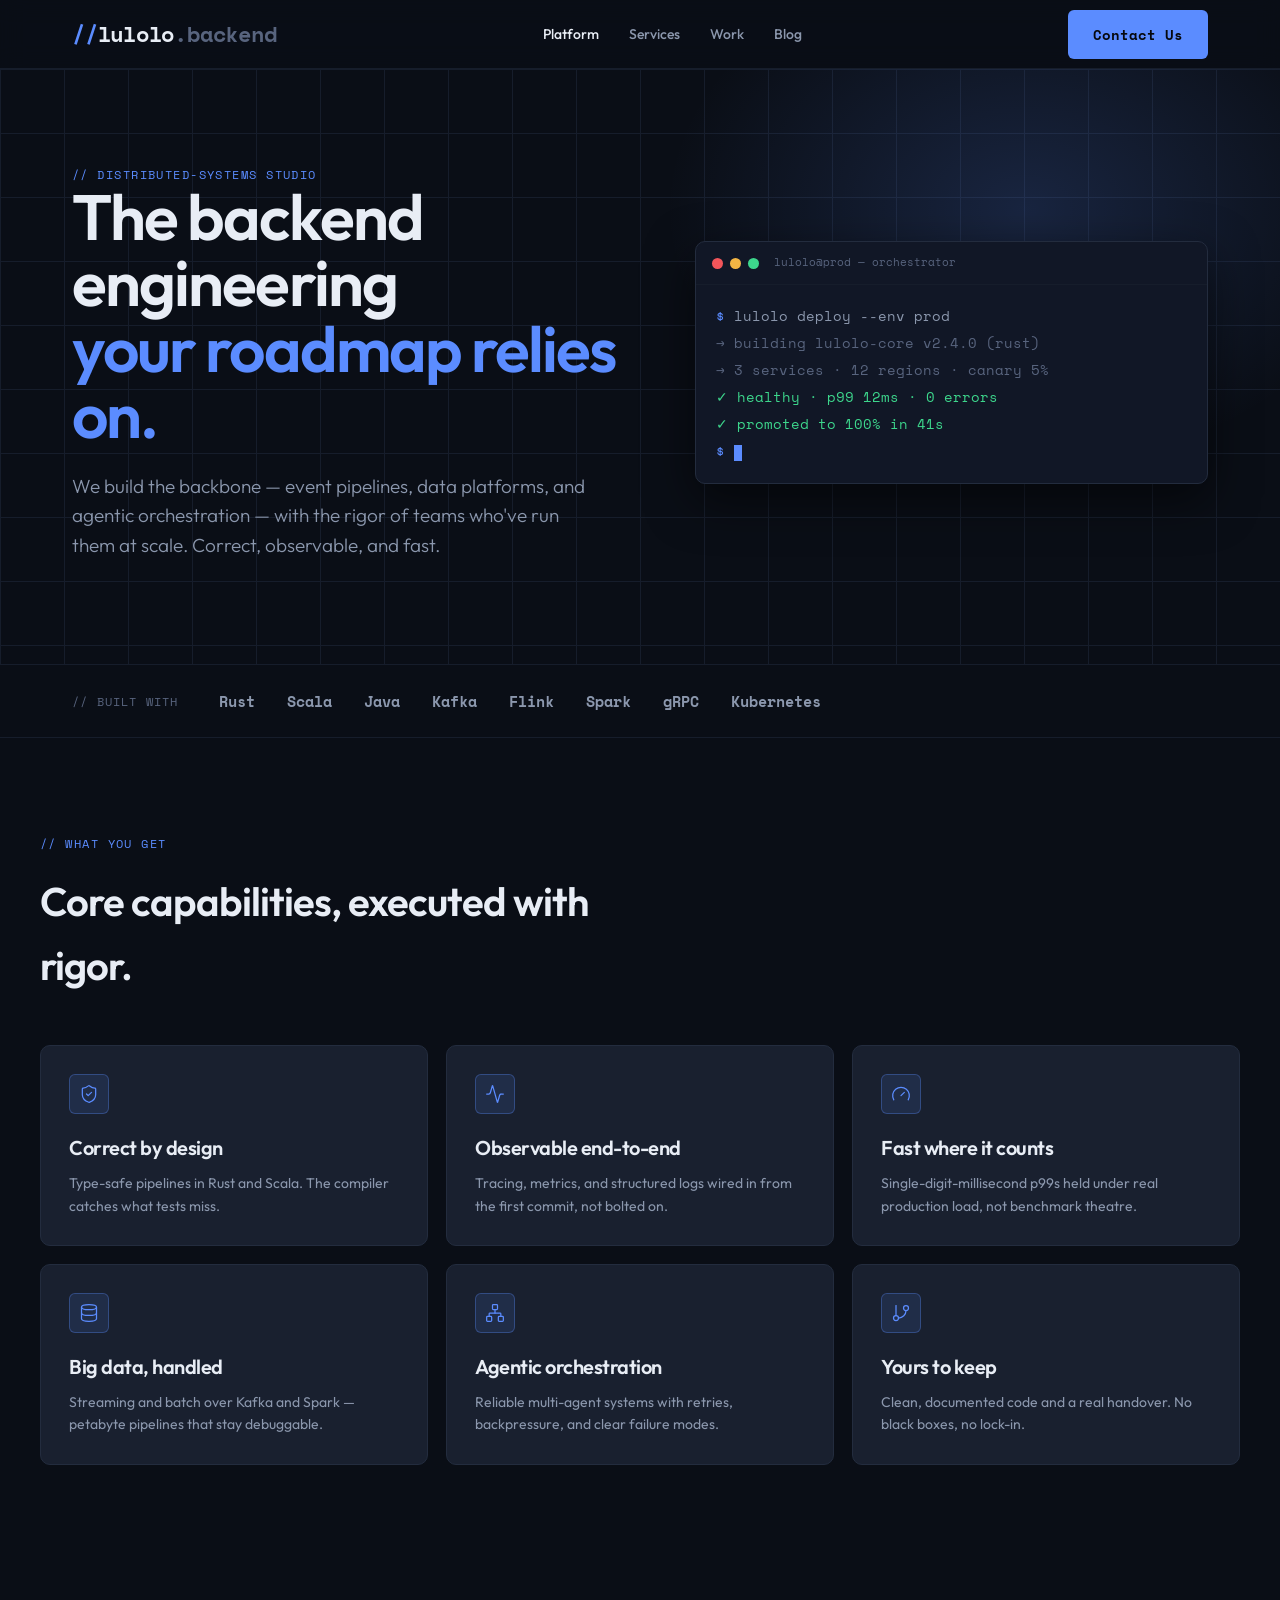
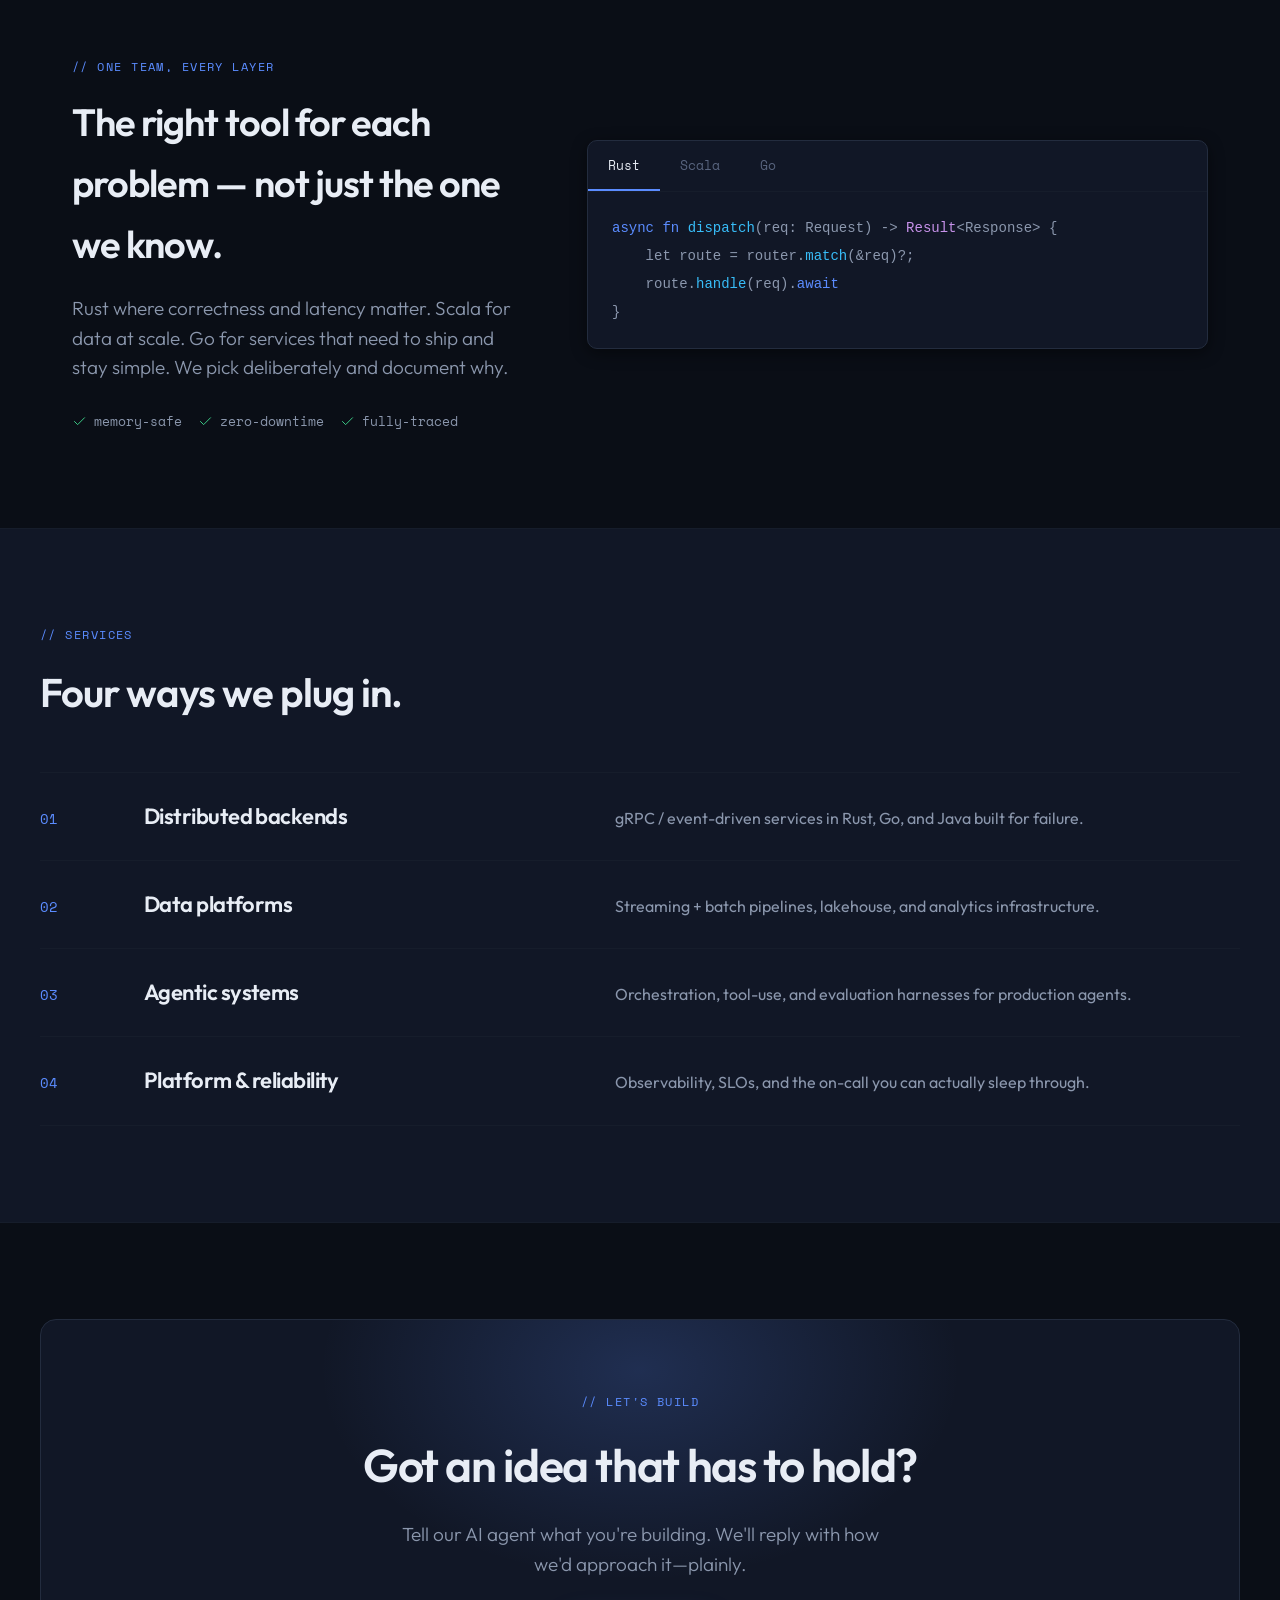
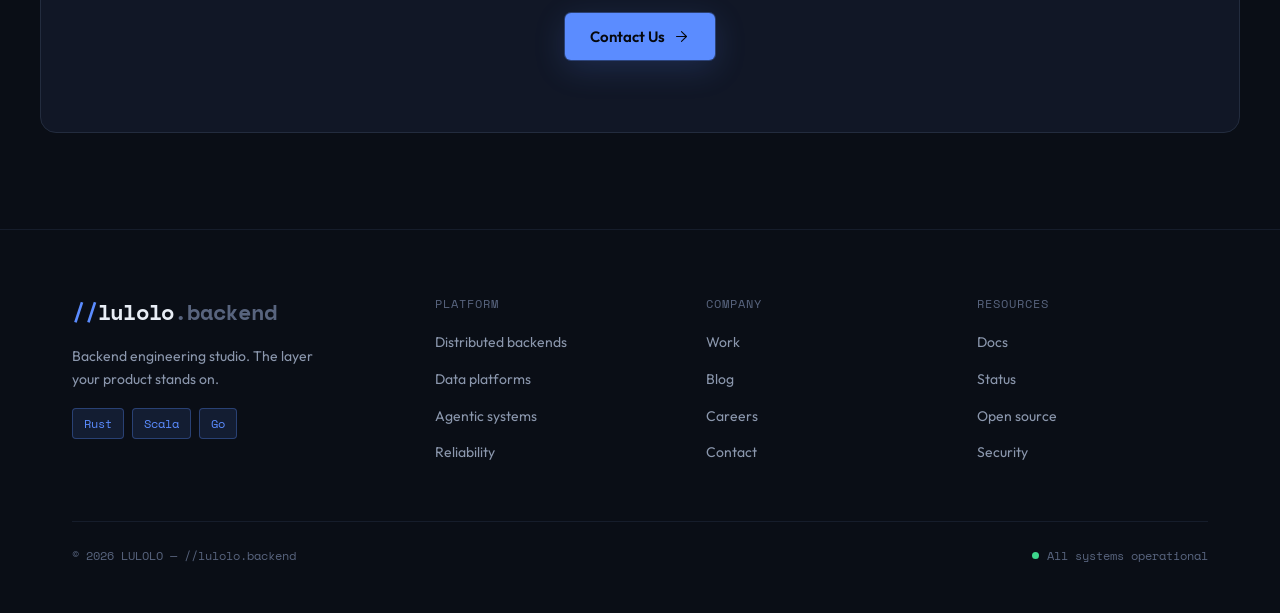
<file: index.html>
<!DOCTYPE html>
<html lang="en">
<head>
  <meta charset="UTF-8" />
  <meta name="viewport" content="width=device-width, initial-scale=1.0" />
  <title>LULOLO — The backend engineering your roadmap relies on.</title>
  <meta name="description" content="LULOLO is a backend engineering studio. We build distributed systems, data platforms, and agentic infrastructure in Rust, Scala, Java, and Go." />

  <!-- Fonts: Outfit (geometric sans) + Space Mono (mono). -->
  <link rel="preconnect" href="https://fonts.googleapis.com" />
  <link rel="preconnect" href="https://fonts.gstatic.com" crossorigin />
  <link href="https://fonts.googleapis.com/css2?family=Outfit:wght@300;400;500;600;700&family=Space+Mono:wght@400;700&display=swap" rel="stylesheet" />

  <link rel="stylesheet" href="styles.css" />
</head>
<body>

  <!-- ============================================================ HEADER -->
  <header class="site-header">
    <div class="container">
      <a href="#top" class="logo">
        <span class="slash">//</span><span class="name">lulolo</span><span class="suffix">.backend</span>
      </a>

      <nav class="nav-links" id="navLinks">
        <a href="#platform" class="active">Platform</a>
        <a href="#services">Services</a>
        <a href="#work">Work</a>
        <a href="blog.html">Blog</a>
      </nav>

      <div class="nav-right">
        <button href="#contact" class="btn btn-primary btn-mono">Contact Us</button>
        <button class="nav-toggle" id="navToggle" aria-label="Toggle menu">
          <!-- menu icon -->
          <svg viewBox="0 0 24 24" fill="none" stroke-width="1.5" stroke-linecap="round" stroke-linejoin="round"><path d="M4 6h16"/><path d="M4 12h16"/><path d="M4 18h16"/></svg>
        </button>
      </div>
    </div>
  </header>

  <!-- ============================================================== HERO -->
  <section class="hero bg-grid" id="top">
    <div class="hero-glow"></div>
    <div class="container">
      <div class="hero-text">
        <div class="eyebrow">// DISTRIBUTED-SYSTEMS STUDIO</div>
        <h1>The backend engineering<br /><span class="accent">your roadmap relies on.</span></h1>
        <p class="hero-sub">
          We build the backbone — event pipelines, data platforms, and agentic
          orchestration — with the rigor of teams who've run them at scale.
          Correct, observable, and fast.
        </p>
        <!-- <div class="hero-actions">
          <button class="btn btn-primary glow">
            Contact Us
            <svg viewBox="0 0 24 24" fill="none" stroke="currentColor" stroke-width="1.5" stroke-linecap="round" stroke-linejoin="round"><path d="M5 12h14"/><path d="m12 5 7 7-7 7"/></svg>
          </button>
          <button class="btn btn-ghost">See our work</button>
        </div> -->
      </div>

      <!-- terminal visual -->
      <div class="terminal">
        <div class="terminal-bar">
          <span class="dot" style="background:#F2555A"></span>
          <span class="dot" style="background:#F2B544"></span>
          <span class="dot" style="background:#3DD68C"></span>
          <span class="title">lulolo@prod — orchestrator</span>
        </div>
        <div class="terminal-body">
          <div><span class="prompt">$ </span>lulolo deploy --env prod</div>
          <div class="dim">  → building lulolo-core v2.4.0 (rust)</div>
          <div class="dim">  → 3 services · 12 regions · canary 5%</div>
          <div class="ok">  ✓ healthy · p99 12ms · 0 errors</div>
          <div class="ok">  ✓ promoted to 100% in 41s</div>
          <div><span class="prompt">$ </span><span class="cursor"></span></div>
        </div>
      </div>
    </div>
  </section>

  <!-- ======================================================= STACK STRIP -->
  <div class="stack-strip">
    <div class="container">
      <span class="label">// BUILT WITH</span>
      <div class="stack-list">
        <span>Rust</span><span>Scala</span><span>Java</span><span>Kafka</span>
        <span>Flink</span><span>Spark</span><span>gRPC</span><span>Kubernetes</span>
      </div>
    </div>
  </div>

  <!-- ========================================================== FEATURES -->
  <section class="features section container" id="platform">
    <div class="eyebrow">// WHAT YOU GET</div>
    <h2>Core capabilities, executed with rigor.</h2>

    <div class="feature-grid">
      <!-- Card -->
      <div class="feature-card">
        <div class="feature-icon">
          <svg viewBox="0 0 24 24" fill="none" stroke-width="1.5" stroke-linecap="round" stroke-linejoin="round"><path d="M20 13c0 5-3.5 7.5-7.66 8.95a1 1 0 0 1-.67-.01C7.5 20.5 4 18 4 13V6a1 1 0 0 1 1-1c2 0 4.5-1.2 6.24-2.72a1.17 1.17 0 0 1 1.52 0C14.51 3.81 17 5 19 5a1 1 0 0 1 1 1z"/><path d="m9 12 2 2 4-4"/></svg>
        </div>
        <h3>Correct by design</h3>
        <p>Type-safe pipelines in Rust and Scala. The compiler catches what tests miss.</p>
      </div>

      <div class="feature-card">
        <div class="feature-icon">
          <svg viewBox="0 0 24 24" fill="none" stroke-width="1.5" stroke-linecap="round" stroke-linejoin="round"><path d="M22 12h-2.48a2 2 0 0 0-1.93 1.46l-2.35 8.36a.25.25 0 0 1-.48 0L9.24 2.18a.25.25 0 0 0-.48 0l-2.35 8.36A2 2 0 0 1 4.49 12H2"/></svg>
        </div>
        <h3>Observable end-to-end</h3>
        <p>Tracing, metrics, and structured logs wired in from the first commit, not bolted on.</p>
      </div>

      <div class="feature-card">
        <div class="feature-icon">
          <svg viewBox="0 0 24 24" fill="none" stroke-width="1.5" stroke-linecap="round" stroke-linejoin="round"><path d="m12 14 4-4"/><path d="M3.34 19a10 10 0 1 1 17.32 0"/></svg>
        </div>
        <h3>Fast where it counts</h3>
        <p>Single-digit-millisecond p99s held under real production load, not benchmark theatre.</p>
      </div>

      <div class="feature-card">
        <div class="feature-icon">
          <svg viewBox="0 0 24 24" fill="none" stroke-width="1.5" stroke-linecap="round" stroke-linejoin="round"><ellipse cx="12" cy="5" rx="9" ry="3"/><path d="M3 5V19A9 3 0 0 0 21 19V5"/><path d="M3 12A9 3 0 0 0 21 12"/></svg>
        </div>
        <h3>Big data, handled</h3>
        <p>Streaming and batch over Kafka and Spark — petabyte pipelines that stay debuggable.</p>
      </div>

      <div class="feature-card">
        <div class="feature-icon">
          <svg viewBox="0 0 24 24" fill="none" stroke-width="1.5" stroke-linecap="round" stroke-linejoin="round"><rect x="16" y="16" width="6" height="6" rx="1"/><rect x="2" y="16" width="6" height="6" rx="1"/><rect x="9" y="2" width="6" height="6" rx="1"/><path d="M5 16v-3a1 1 0 0 1 1-1h12a1 1 0 0 1 1 1v3"/><path d="M12 12V8"/></svg>
        </div>
        <h3>Agentic orchestration</h3>
        <p>Reliable multi-agent systems with retries, backpressure, and clear failure modes.</p>
      </div>

      <div class="feature-card">
        <div class="feature-icon">
          <svg viewBox="0 0 24 24" fill="none" stroke-width="1.5" stroke-linecap="round" stroke-linejoin="round"><line x1="6" x2="6" y1="3" y2="15"/><circle cx="18" cy="6" r="3"/><circle cx="6" cy="18" r="3"/><path d="M18 9a9 9 0 0 1-9 9"/></svg>
        </div>
        <h3>Yours to keep</h3>
        <p>Clean, documented code and a real handover. No black boxes, no lock-in.</p>
      </div>
    </div>
  </section>

  <!-- ===================================================== CODE SHOWCASE -->
  <section class="showcase section">
    <div class="container">
      <div class="showcase-text">
        <div class="eyebrow">// ONE TEAM, EVERY LAYER</div>
        <h2>The right tool for each problem — not just the one we know.</h2>
        <p class="showcase-lead">
          Rust where correctness and latency matter. Scala for data at scale.
          Go for services that need to ship and stay simple. We pick deliberately
          and document why.
        </p>
        <div class="showcase-checks">
          <span><svg viewBox="0 0 24 24" fill="none" stroke="currentColor" stroke-width="1.5" stroke-linecap="round" stroke-linejoin="round"><path d="M20 6 9 17l-5-5"/></svg>memory-safe</span>
          <span><svg viewBox="0 0 24 24" fill="none" stroke="currentColor" stroke-width="1.5" stroke-linecap="round" stroke-linejoin="round"><path d="M20 6 9 17l-5-5"/></svg>zero-downtime</span>
          <span><svg viewBox="0 0 24 24" fill="none" stroke="currentColor" stroke-width="1.5" stroke-linecap="round" stroke-linejoin="round"><path d="M20 6 9 17l-5-5"/></svg>fully-traced</span>
        </div>
      </div>

      <div class="code-window">
        <div class="code-tabs" id="codeTabs">
          <button class="code-tab active" data-lang="rust">Rust</button>
          <button class="code-tab" data-lang="scala">Scala</button>
          <button class="code-tab" data-lang="go">Go</button>
        </div>

        <pre class="code-panel" data-lang="rust"><code><span class="k">async fn </span><span class="n">dispatch</span>(req: Request) -&gt; <span class="t">Result</span>&lt;Response&gt; {
    let route = router.<span class="n">match</span>(&amp;req)?;
    route.<span class="n">handle</span>(req).<span class="k">await</span>
}</code></pre>

        <pre class="code-panel" data-lang="scala" hidden><code><span class="k">def </span><span class="n">pipeline</span>(events: Stream[Event]) =
  events
    .<span class="n">window</span>(5.minutes)
    .<span class="n">aggregate</span>(Sum)
    .<span class="n">sinkTo</span>(warehouse)</code></pre>

        <pre class="code-panel" data-lang="go" hidden><code><span class="k">func </span><span class="n">Serve</span>(ctx context.Context) <span class="t">error</span> {
    srv := grpc.<span class="n">NewServer</span>()
    pb.<span class="n">RegisterRouter</span>(srv, &amp;router{})
    <span class="k">return</span> srv.<span class="n">Serve</span>(lis)
}</code></pre>
      </div>
    </div>
  </section>

  <!-- ========================================================== SERVICES -->
  <section class="services" id="services">
    <div class="container section">
      <div class="eyebrow">// SERVICES</div>
      <h2>Four ways we plug in.</h2>

      <div class="service-row">
        <span class="num">01</span>
        <h3>Distributed backends</h3>
        <p>gRPC / event-driven services in Rust, Go, and Java built for failure.</p>
      </div>
      <div class="service-row">
        <span class="num">02</span>
        <h3>Data platforms</h3>
        <p>Streaming + batch pipelines, lakehouse, and analytics infrastructure.</p>
      </div>
      <div class="service-row">
        <span class="num">03</span>
        <h3>Agentic systems</h3>
        <p>Orchestration, tool-use, and evaluation harnesses for production agents.</p>
      </div>
      <div class="service-row">
        <span class="num">04</span>
        <h3>Platform &amp; reliability</h3>
        <p>Observability, SLOs, and the on-call you can actually sleep through.</p>
      </div>
    </div>
  </section>

  <!-- =============================================================== CTA -->
  <section class="container section" id="contact">
    <div class="cta-panel">
      <div class="cta-glow"></div>
      <div class="cta-inner">
        <div class="eyebrow">// LET'S BUILD</div>
        <h2>Got an idea that has to hold?</h2>
        <p class="cta-sub">Tell our AI agent what you're building. We'll reply with how we'd approach it—plainly.</p>
        <div class="cta-actions">
          <button class="btn btn-primary glow">
            Contact Us
            <svg viewBox="0 0 24 24" fill="none" stroke="currentColor" stroke-width="1.5" stroke-linecap="round" stroke-linejoin="round"><path d="M5 12h14"/><path d="m12 5 7 7-7 7"/></svg>
          </button>
        </div>
      </div>
    </div>
  </section>

  <!-- ============================================================ FOOTER -->
  <footer class="site-footer">
    <div class="container">
      <div class="footer-grid">
        <div>
          <a href="#top" class="logo"><span class="slash">//</span><span class="name">lulolo</span><span class="suffix">.backend</span></a>
          <p class="footer-blurb">Backend engineering studio. The layer your product stands on.</p>
          <div class="footer-tags">
            <span class="tag">Rust</span><span class="tag">Scala</span><span class="tag">Go</span>
          </div>
        </div>

        <div class="footer-col">
          <h4>Platform</h4>
          <ul>
            <li><a href="#platform">Distributed backends</a></li>
            <li><a href="#platform">Data platforms</a></li>
            <li><a href="#platform">Agentic systems</a></li>
            <li><a href="#platform">Reliability</a></li>
          </ul>
        </div>

        <div class="footer-col">
          <h4>Company</h4>
          <ul>
            <li><a href="#work">Work</a></li>
            <li><a href="blog.html">Blog</a></li>
            <li><a href="#">Careers</a></li>
            <li><a href="#contact">Contact</a></li>
          </ul>
        </div>

        <div class="footer-col">
          <h4>Resources</h4>
          <ul>
            <li><a href="#">Docs</a></li>
            <li><a href="#">Status</a></li>
            <li><a href="#">Open source</a></li>
            <li><a href="#">Security</a></li>
          </ul>
        </div>
      </div>

      <div class="footer-bottom">
        <span>© 2026 LULOLO — //lulolo.backend</span>
        <span><span class="status-dot"></span> All systems operational</span>
      </div>
    </div>
  </footer>

  <script src="script.js"></script>
</body>
</html>
</file>
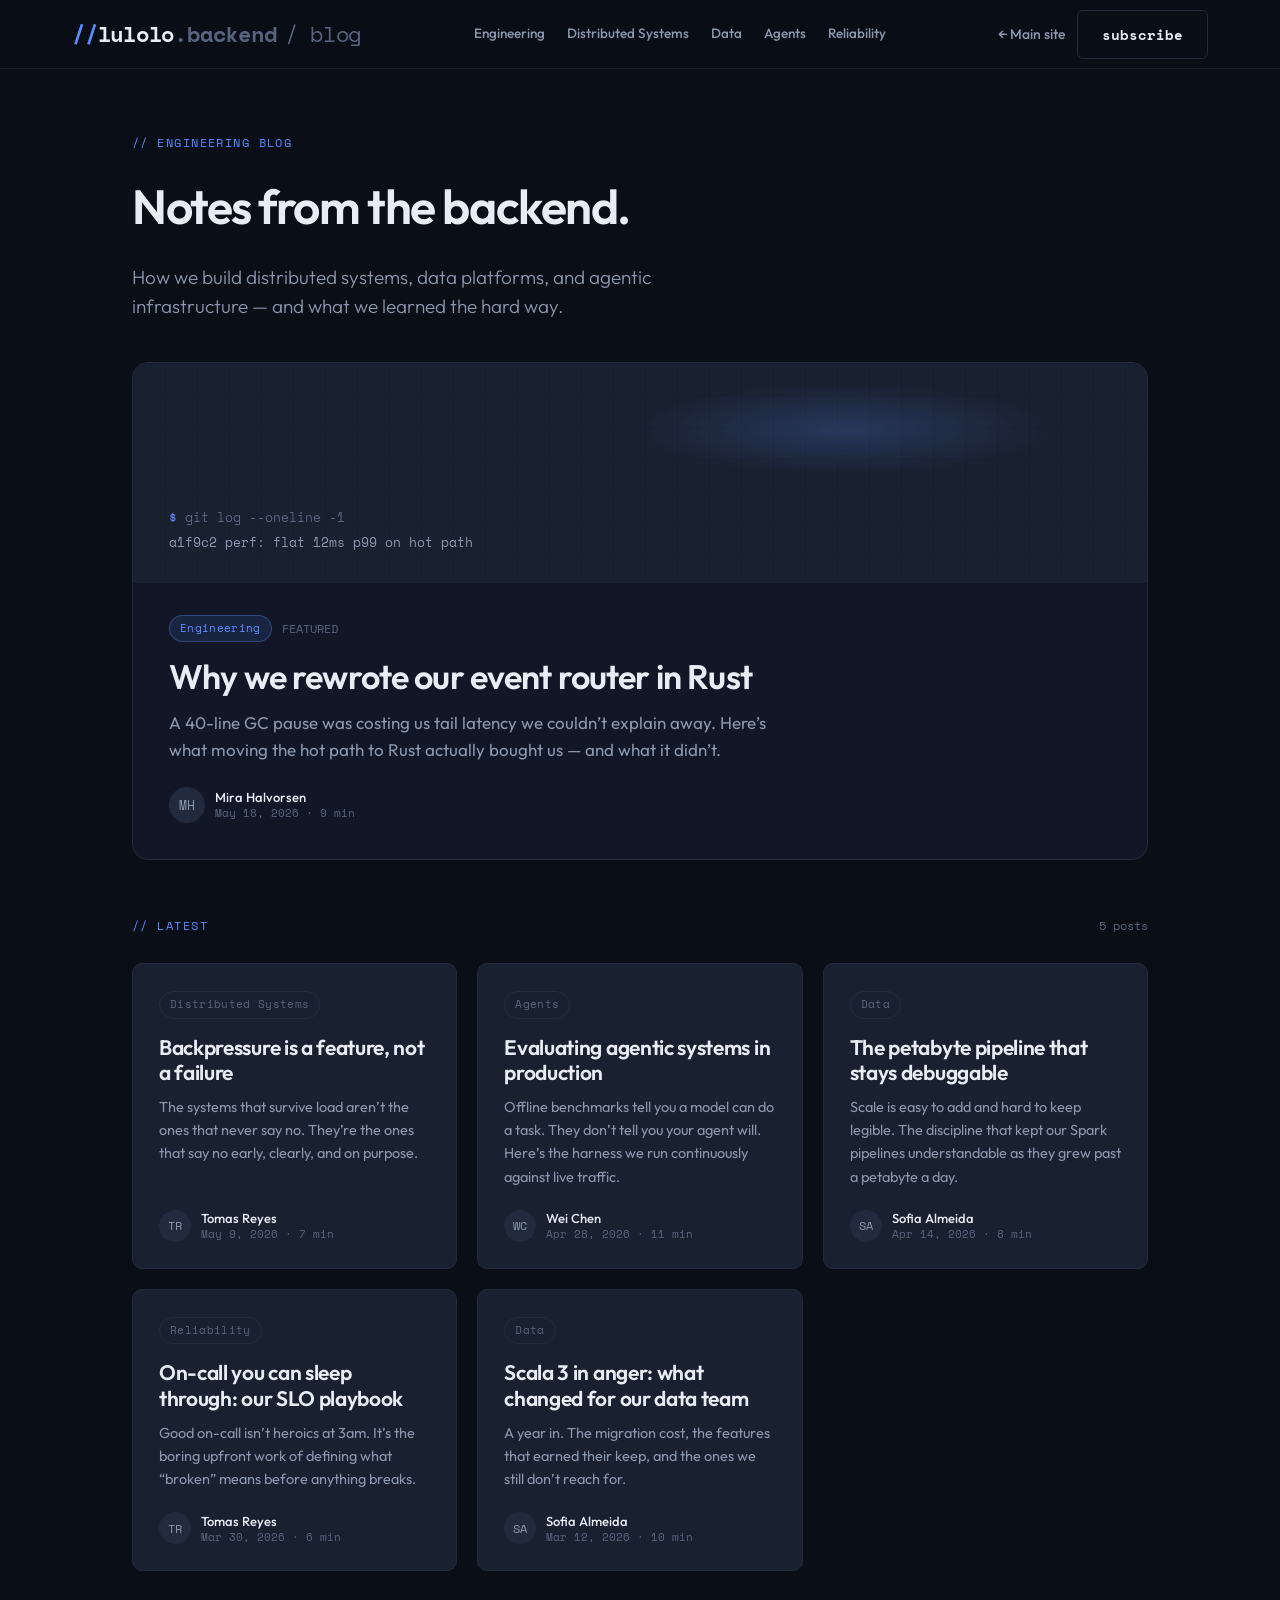
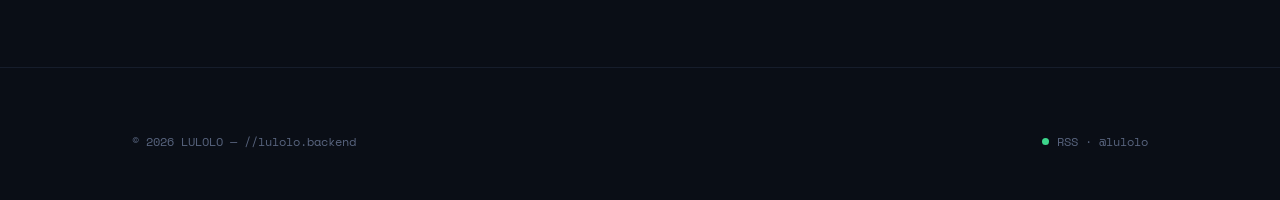
<file: blog.html>
<!DOCTYPE html>
<html lang="en">
<head>
  <meta charset="UTF-8" />
  <meta name="viewport" content="width=device-width, initial-scale=1.0" />
  <title>LULOLO Blog — Engineering notes from the backend</title>
  <link rel="preconnect" href="https://fonts.googleapis.com" />
  <link rel="preconnect" href="https://fonts.gstatic.com" crossorigin />
  <link href="https://fonts.googleapis.com/css2?family=Outfit:wght@300;400;500;600;700&family=Space+Mono:wght@400;700&display=swap" rel="stylesheet" />
  <link rel="stylesheet" href="styles.css" />
  <link rel="stylesheet" href="blog.css" />
</head>
<body>
  <header class="site-header">
    <div class="container">
      <a href="blog.html" class="logo">
        <span class="slash">//</span><span class="name">lulolo</span><span class="suffix">.backend</span><span class="section-suffix">/ blog</span>
      </a>
      <nav class="nav-links tag-filter" id="tagFilter">
        <a data-tag="Engineering">Engineering</a>
        <a data-tag="Distributed Systems">Distributed Systems</a>
        <a data-tag="Data">Data</a>
        <a data-tag="Agents">Agents</a>
        <a data-tag="Reliability">Reliability</a>
      </nav>
      <div class="nav-right">
        <a href="index.html" class="nav-signin">← Main site</a>
        <button class="btn btn-ghost btn-mono">subscribe</button>
      </div>
    </div>
  </header>
  <main>
    <section class="wrap blog-intro">
      <div class="eyebrow">// ENGINEERING BLOG</div>
      <h1>Notes from the backend.</h1>
      <p>How we build distributed systems, data platforms, and agentic infrastructure — and what we learned the hard way.</p>
    </section>

    <section class="wrap" style="padding-bottom:56px;">
      <a class="featured" data-tag="Engineering" href="posts/rust-event-router.html">
        <div class="featured-banner">
          <div class="glow"></div>
          <div class="gitline">
            <div><span class="prompt">$</span> git log --oneline -1</div>
            <div class="out">a1f9c2 perf: flat 12ms p99 on hot path</div>
          </div>
        </div>
        <div class="featured-body">
          <div class="row"><span class="tag-chip">Engineering</span><span class="meta-mono">FEATURED</span></div>
          <h2>Why we rewrote our event router in Rust</h2>
          <p class="excerpt">A 40-line GC pause was costing us tail latency we couldn’t explain away. Here’s what moving the hot path to Rust actually bought us — and what it didn’t.</p>
          <div class="byline">
        <div class="avatar" style="width:36px;height:36px;font-size:13px;">MH</div>
        <div style="line-height:1.3;">
          <div class="name">Mira Halvorsen</div>
          <div class="meta-mono" style="font-size:11px;">May 18, 2026 · 9 min</div>
        </div>
      </div>
        </div>
      </a>
    </section>

    <section class="wrap" style="padding-bottom:96px;">
      <div class="section-head">
        <div class="eyebrow" id="gridLabel">// LATEST</div>
        <span class="meta-mono" id="gridCount">5 posts</span>
      </div>
      <div class="article-grid" id="articleGrid">
      <a class="article-card" data-tag="Distributed Systems" href="posts/backpressure.html">
        <div class="chip-row"><span class="tag-chip muted">Distributed Systems</span></div>
        <h3>Backpressure is a feature, not a failure</h3>
        <p class="excerpt">The systems that survive load aren’t the ones that never say no. They’re the ones that say no early, clearly, and on purpose.</p>
        <div class="byline">
        <div class="avatar" style="width:32px;height:32px;font-size:12px;">TR</div>
        <div style="line-height:1.3;">
          <div class="name">Tomas Reyes</div>
          <div class="meta-mono" style="font-size:11px;">May 9, 2026 · 7 min</div>
        </div>
      </div>
      </a>
      <a class="article-card" data-tag="Agents" href="posts/evaluating-agents.html">
        <div class="chip-row"><span class="tag-chip muted">Agents</span></div>
        <h3>Evaluating agentic systems in production</h3>
        <p class="excerpt">Offline benchmarks tell you a model can do a task. They don’t tell you your agent will. Here’s the harness we run continuously against live traffic.</p>
        <div class="byline">
        <div class="avatar" style="width:32px;height:32px;font-size:12px;">WC</div>
        <div style="line-height:1.3;">
          <div class="name">Wei Chen</div>
          <div class="meta-mono" style="font-size:11px;">Apr 28, 2026 · 11 min</div>
        </div>
      </div>
      </a>
      <a class="article-card" data-tag="Data" href="posts/petabyte-pipeline.html">
        <div class="chip-row"><span class="tag-chip muted">Data</span></div>
        <h3>The petabyte pipeline that stays debuggable</h3>
        <p class="excerpt">Scale is easy to add and hard to keep legible. The discipline that kept our Spark pipelines understandable as they grew past a petabyte a day.</p>
        <div class="byline">
        <div class="avatar" style="width:32px;height:32px;font-size:12px;">SA</div>
        <div style="line-height:1.3;">
          <div class="name">Sofia Almeida</div>
          <div class="meta-mono" style="font-size:11px;">Apr 14, 2026 · 8 min</div>
        </div>
      </div>
      </a>
      <a class="article-card" data-tag="Reliability" href="posts/slo-playbook.html">
        <div class="chip-row"><span class="tag-chip muted">Reliability</span></div>
        <h3>On-call you can sleep through: our SLO playbook</h3>
        <p class="excerpt">Good on-call isn’t heroics at 3am. It’s the boring upfront work of defining what “broken” means before anything breaks.</p>
        <div class="byline">
        <div class="avatar" style="width:32px;height:32px;font-size:12px;">TR</div>
        <div style="line-height:1.3;">
          <div class="name">Tomas Reyes</div>
          <div class="meta-mono" style="font-size:11px;">Mar 30, 2026 · 6 min</div>
        </div>
      </div>
      </a>
      <a class="article-card" data-tag="Data" href="posts/scala-3.html">
        <div class="chip-row"><span class="tag-chip muted">Data</span></div>
        <h3>Scala 3 in anger: what changed for our data team</h3>
        <p class="excerpt">A year in. The migration cost, the features that earned their keep, and the ones we still don’t reach for.</p>
        <div class="byline">
        <div class="avatar" style="width:32px;height:32px;font-size:12px;">SA</div>
        <div style="line-height:1.3;">
          <div class="name">Sofia Almeida</div>
          <div class="meta-mono" style="font-size:11px;">Mar 12, 2026 · 10 min</div>
        </div>
      </div>
      </a>
      </div>
    </section>
  </main>
  <script src="blog.js"></script>

  <footer class="site-footer">
    <div class="wrap" style="display:flex;justify-content:space-between;align-items:center;">
      <span class="meta-mono">© 2026 LULOLO — //lulolo.backend</span>
      <span class="meta-mono" style="display:flex;align-items:center;gap:8px;"><span class="status-dot" style="width:7px;height:7px;border-radius:50%;background:var(--success);display:inline-block;"></span> RSS · @lulolo</span>
    </div>
  </footer>
</body>
</html>
</file>
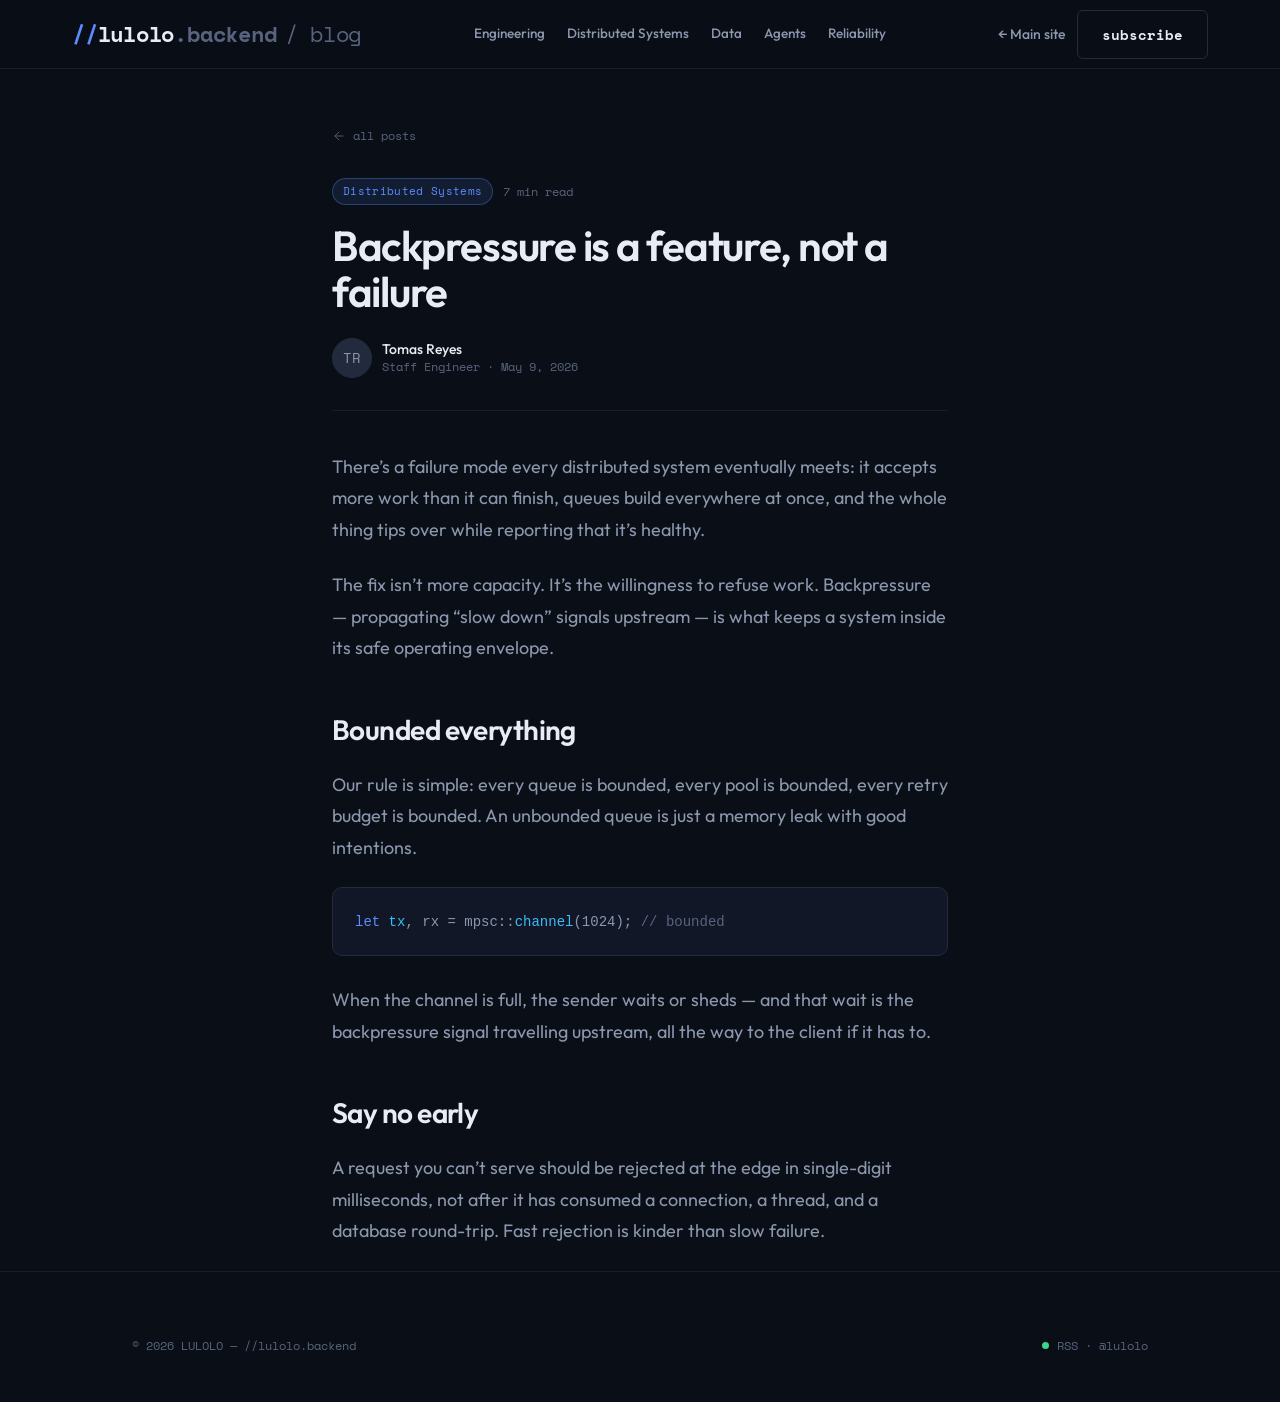
<file: posts/backpressure.html>
<!DOCTYPE html>
<html lang="en">
<head>
  <meta charset="UTF-8" />
  <meta name="viewport" content="width=device-width, initial-scale=1.0" />
  <title>Backpressure is a feature, not a failure — LULOLO Blog</title>
  <link rel="preconnect" href="https://fonts.googleapis.com" />
  <link rel="preconnect" href="https://fonts.gstatic.com" crossorigin />
  <link href="https://fonts.googleapis.com/css2?family=Outfit:wght@300;400;500;600;700&family=Space+Mono:wght@400;700&display=swap" rel="stylesheet" />
  <link rel="stylesheet" href="../styles.css" />
  <link rel="stylesheet" href="../blog.css" />
</head>
<body>
  <header class="site-header">
    <div class="container">
      <a href="../blog.html" class="logo">
        <span class="slash">//</span><span class="name">lulolo</span><span class="suffix">.backend</span><span class="section-suffix">/ blog</span>
      </a>
      <nav class="nav-links tag-filter" id="tagFilter">
        <a data-tag="Engineering">Engineering</a>
        <a data-tag="Distributed Systems">Distributed Systems</a>
        <a data-tag="Data">Data</a>
        <a data-tag="Agents">Agents</a>
        <a data-tag="Reliability">Reliability</a>
      </nav>
      <div class="nav-right">
        <a href="../index.html" class="nav-signin">← Main site</a>
        <button class="btn btn-ghost btn-mono">subscribe</button>
      </div>
    </div>
  </header>
  <article class="post-top">
    <div class="prose-wrap">
      <a class="back-link meta-mono" href="../blog.html"><svg viewBox="0 0 24 24" fill="none" stroke="currentColor" stroke-width="1.5" stroke-linecap="round" stroke-linejoin="round"><path d="M5 12h14"/><path d="m12 5 7 7-7 7"/></svg> all posts</a>
      <div class="post-head-row">
        <span class="tag-chip">Distributed Systems</span>
        <span class="meta-mono">7 min read</span>
      </div>
      <h1 class="post-title">Backpressure is a feature, not a failure</h1>
      <div class="post-byline">
        <div class="byline">
          <div class="avatar" style="width:40px;height:40px;font-size:14px;">TR</div>
          <div style="line-height:1.35;">
            <div class="name" style="font-size:14px;">Tomas Reyes</div>
            <div class="role">Staff Engineer · May 9, 2026</div>
          </div>
        </div>
      </div>
      <div class="prose">
<p>There’s a failure mode every distributed system eventually meets: it accepts more work than it can finish, queues build everywhere at once, and the whole thing tips over while reporting that it’s healthy.</p>
<p>The fix isn’t more capacity. It’s the willingness to refuse work. Backpressure — propagating “slow down” signals upstream — is what keeps a system inside its safe operating envelope.</p>
<h2>Bounded everything</h2>
<p>Our rule is simple: every queue is bounded, every pool is bounded, every retry budget is bounded. An unbounded queue is just a memory leak with good intentions.</p>
<pre><code><span class="k">let </span><span class="n">tx</span><span class="">, rx = mpsc::</span><span class="n">channel</span><span class="">(1024); </span><span class="c">// bounded</span></code></pre>
<p>When the channel is full, the sender waits or sheds — and that wait is the backpressure signal travelling upstream, all the way to the client if it has to.</p>
<h2>Say no early</h2>
<p>A request you can’t serve should be rejected at the edge in single-digit milliseconds, not after it has consumed a connection, a thread, and a database round-trip. Fast rejection is kinder than slow failure.</p>
      </div>
    </div>
  </article>


  <footer class="site-footer">
    <div class="wrap" style="display:flex;justify-content:space-between;align-items:center;">
      <span class="meta-mono">© 2026 LULOLO — //lulolo.backend</span>
      <span class="meta-mono" style="display:flex;align-items:center;gap:8px;"><span class="status-dot" style="width:7px;height:7px;border-radius:50%;background:var(--success);display:inline-block;"></span> RSS · @lulolo</span>
    </div>
  </footer>
</body>
</html>
</file>
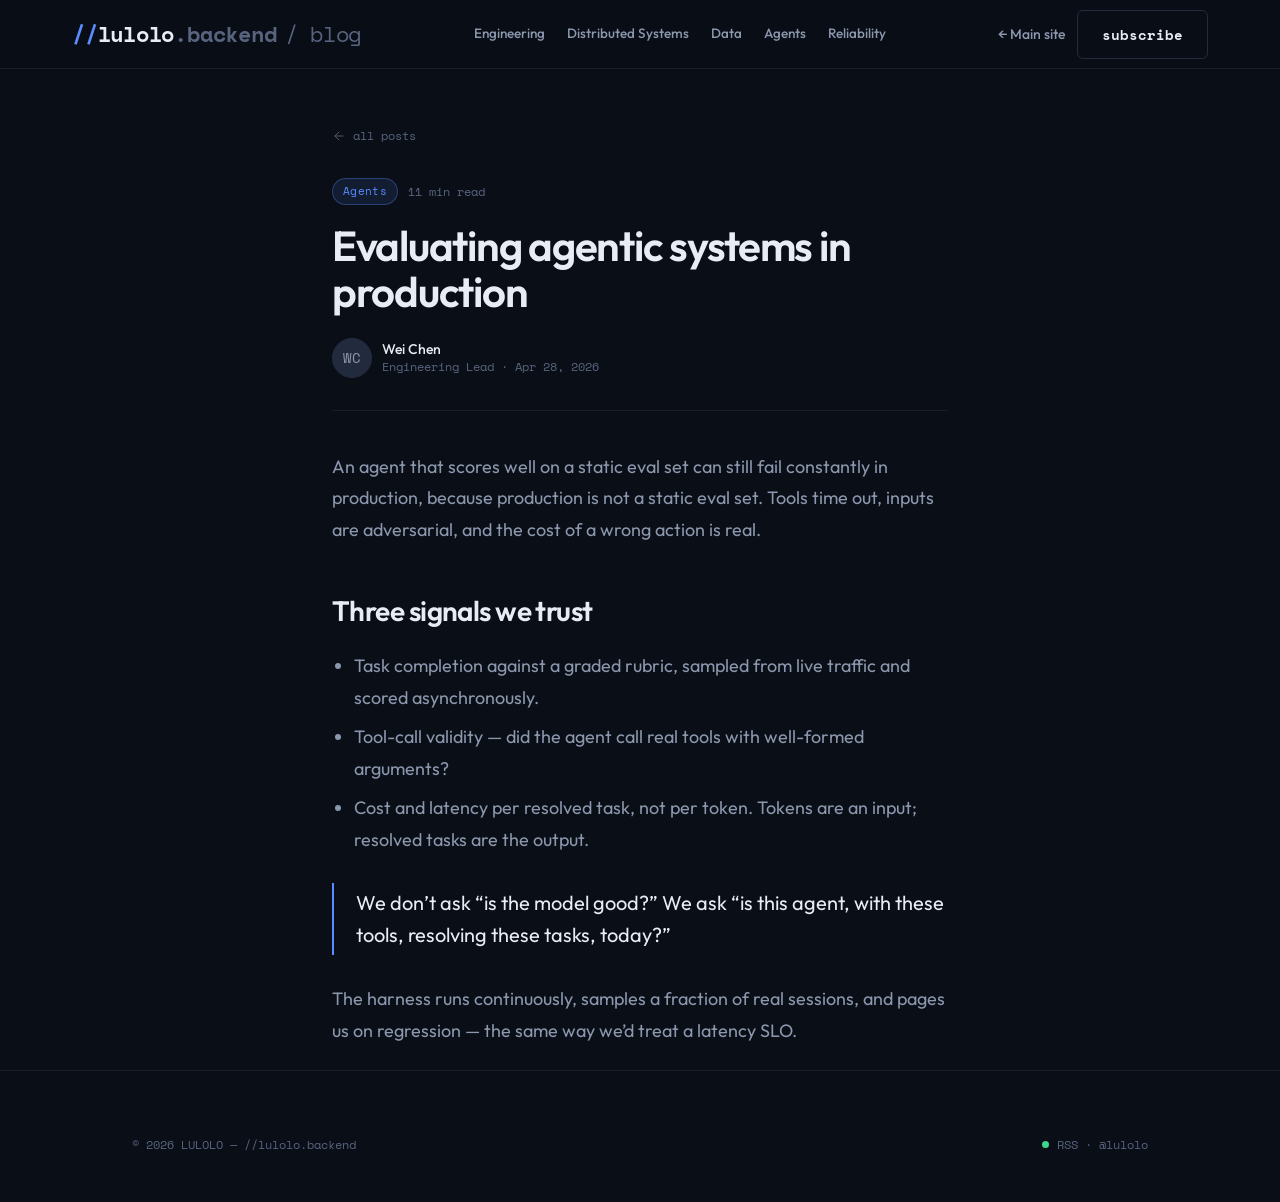
<file: posts/evaluating-agents.html>
<!DOCTYPE html>
<html lang="en">
<head>
  <meta charset="UTF-8" />
  <meta name="viewport" content="width=device-width, initial-scale=1.0" />
  <title>Evaluating agentic systems in production — LULOLO Blog</title>
  <link rel="preconnect" href="https://fonts.googleapis.com" />
  <link rel="preconnect" href="https://fonts.gstatic.com" crossorigin />
  <link href="https://fonts.googleapis.com/css2?family=Outfit:wght@300;400;500;600;700&family=Space+Mono:wght@400;700&display=swap" rel="stylesheet" />
  <link rel="stylesheet" href="../styles.css" />
  <link rel="stylesheet" href="../blog.css" />
</head>
<body>
  <header class="site-header">
    <div class="container">
      <a href="../blog.html" class="logo">
        <span class="slash">//</span><span class="name">lulolo</span><span class="suffix">.backend</span><span class="section-suffix">/ blog</span>
      </a>
      <nav class="nav-links tag-filter" id="tagFilter">
        <a data-tag="Engineering">Engineering</a>
        <a data-tag="Distributed Systems">Distributed Systems</a>
        <a data-tag="Data">Data</a>
        <a data-tag="Agents">Agents</a>
        <a data-tag="Reliability">Reliability</a>
      </nav>
      <div class="nav-right">
        <a href="../index.html" class="nav-signin">← Main site</a>
        <button class="btn btn-ghost btn-mono">subscribe</button>
      </div>
    </div>
  </header>
  <article class="post-top">
    <div class="prose-wrap">
      <a class="back-link meta-mono" href="../blog.html"><svg viewBox="0 0 24 24" fill="none" stroke="currentColor" stroke-width="1.5" stroke-linecap="round" stroke-linejoin="round"><path d="M5 12h14"/><path d="m12 5 7 7-7 7"/></svg> all posts</a>
      <div class="post-head-row">
        <span class="tag-chip">Agents</span>
        <span class="meta-mono">11 min read</span>
      </div>
      <h1 class="post-title">Evaluating agentic systems in production</h1>
      <div class="post-byline">
        <div class="byline">
          <div class="avatar" style="width:40px;height:40px;font-size:14px;">WC</div>
          <div style="line-height:1.35;">
            <div class="name" style="font-size:14px;">Wei Chen</div>
            <div class="role">Engineering Lead · Apr 28, 2026</div>
          </div>
        </div>
      </div>
      <div class="prose">
<p>An agent that scores well on a static eval set can still fail constantly in production, because production is not a static eval set. Tools time out, inputs are adversarial, and the cost of a wrong action is real.</p>
<h2>Three signals we trust</h2>
<ul><li>Task completion against a graded rubric, sampled from live traffic and scored asynchronously.</li><li>Tool-call validity — did the agent call real tools with well-formed arguments?</li><li>Cost and latency per resolved task, not per token. Tokens are an input; resolved tasks are the output.</li></ul>
<blockquote>We don’t ask “is the model good?” We ask “is this agent, with these tools, resolving these tasks, today?”</blockquote>
<p>The harness runs continuously, samples a fraction of real sessions, and pages us on regression — the same way we’d treat a latency SLO.</p>
      </div>
    </div>
  </article>


  <footer class="site-footer">
    <div class="wrap" style="display:flex;justify-content:space-between;align-items:center;">
      <span class="meta-mono">© 2026 LULOLO — //lulolo.backend</span>
      <span class="meta-mono" style="display:flex;align-items:center;gap:8px;"><span class="status-dot" style="width:7px;height:7px;border-radius:50%;background:var(--success);display:inline-block;"></span> RSS · @lulolo</span>
    </div>
  </footer>
</body>
</html>
</file>
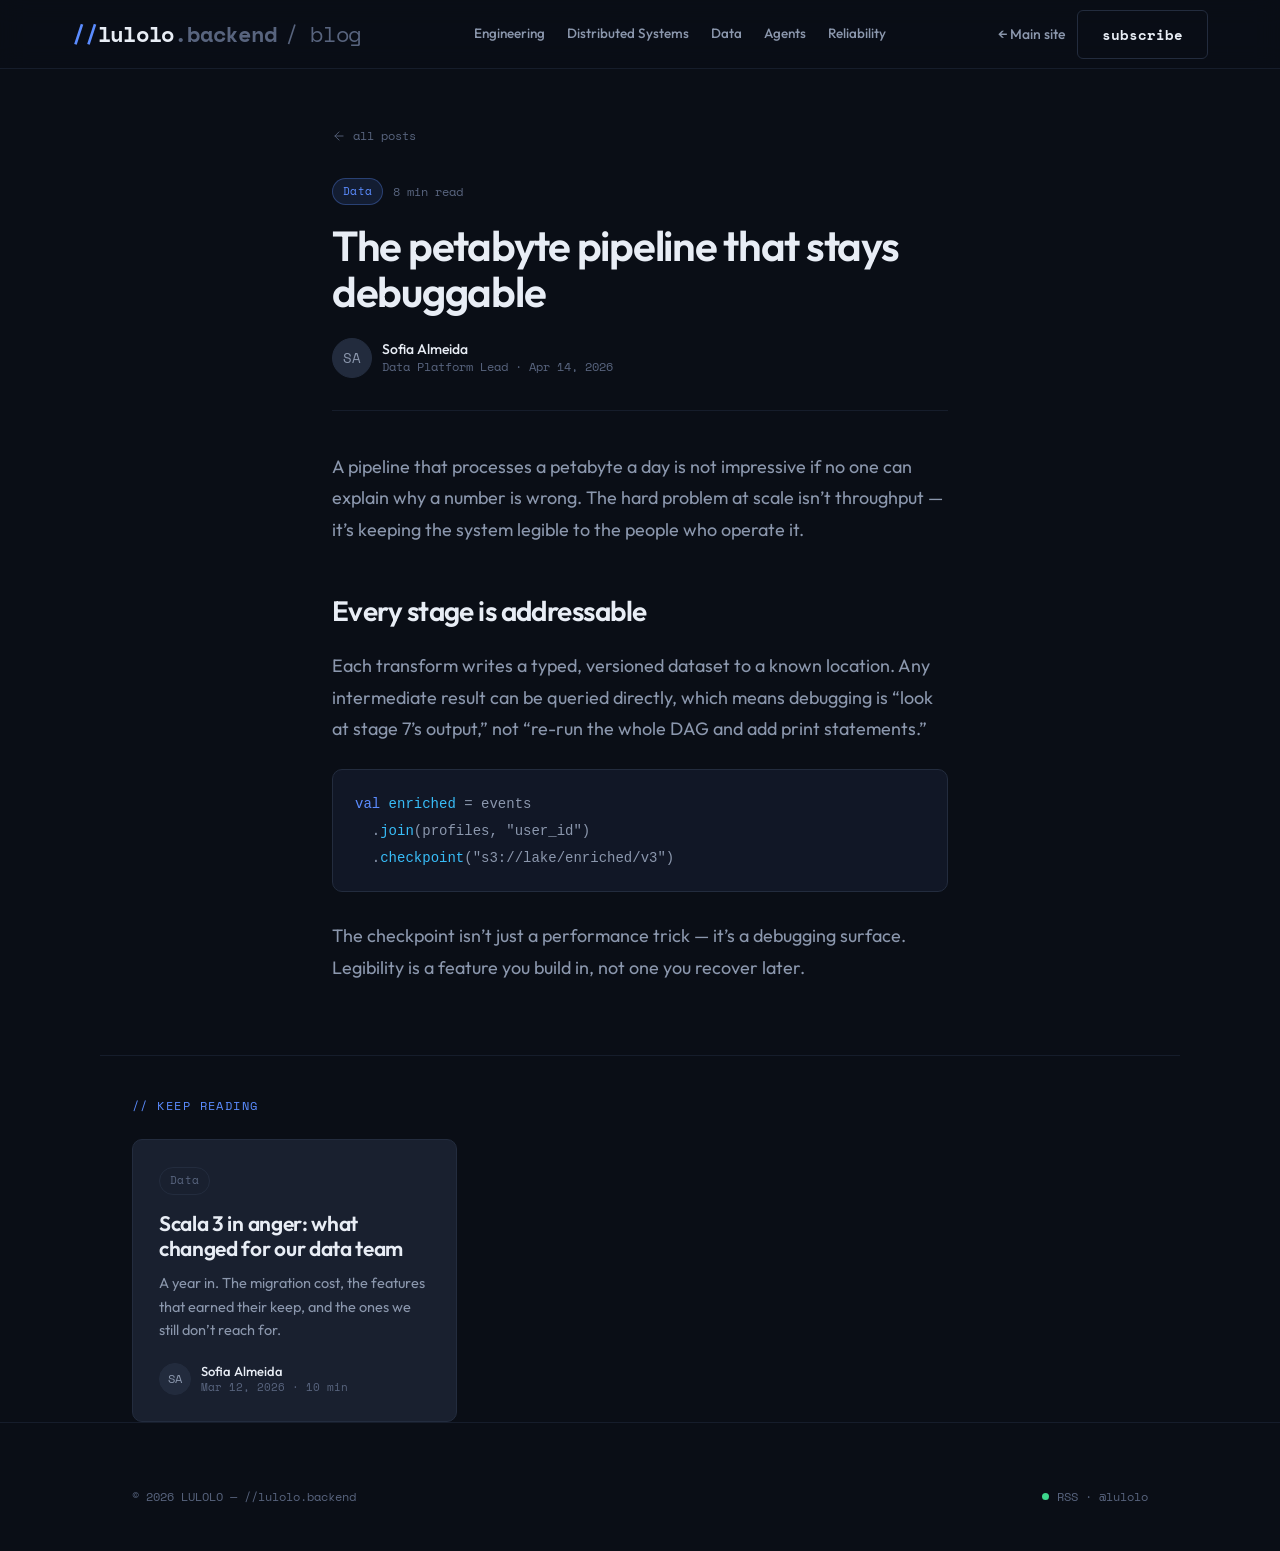
<file: posts/petabyte-pipeline.html>
<!DOCTYPE html>
<html lang="en">
<head>
  <meta charset="UTF-8" />
  <meta name="viewport" content="width=device-width, initial-scale=1.0" />
  <title>The petabyte pipeline that stays debuggable — LULOLO Blog</title>
  <link rel="preconnect" href="https://fonts.googleapis.com" />
  <link rel="preconnect" href="https://fonts.gstatic.com" crossorigin />
  <link href="https://fonts.googleapis.com/css2?family=Outfit:wght@300;400;500;600;700&family=Space+Mono:wght@400;700&display=swap" rel="stylesheet" />
  <link rel="stylesheet" href="../styles.css" />
  <link rel="stylesheet" href="../blog.css" />
</head>
<body>
  <header class="site-header">
    <div class="container">
      <a href="../blog.html" class="logo">
        <span class="slash">//</span><span class="name">lulolo</span><span class="suffix">.backend</span><span class="section-suffix">/ blog</span>
      </a>
      <nav class="nav-links tag-filter" id="tagFilter">
        <a data-tag="Engineering">Engineering</a>
        <a data-tag="Distributed Systems">Distributed Systems</a>
        <a data-tag="Data">Data</a>
        <a data-tag="Agents">Agents</a>
        <a data-tag="Reliability">Reliability</a>
      </nav>
      <div class="nav-right">
        <a href="../index.html" class="nav-signin">← Main site</a>
        <button class="btn btn-ghost btn-mono">subscribe</button>
      </div>
    </div>
  </header>
  <article class="post-top">
    <div class="prose-wrap">
      <a class="back-link meta-mono" href="../blog.html"><svg viewBox="0 0 24 24" fill="none" stroke="currentColor" stroke-width="1.5" stroke-linecap="round" stroke-linejoin="round"><path d="M5 12h14"/><path d="m12 5 7 7-7 7"/></svg> all posts</a>
      <div class="post-head-row">
        <span class="tag-chip">Data</span>
        <span class="meta-mono">8 min read</span>
      </div>
      <h1 class="post-title">The petabyte pipeline that stays debuggable</h1>
      <div class="post-byline">
        <div class="byline">
          <div class="avatar" style="width:40px;height:40px;font-size:14px;">SA</div>
          <div style="line-height:1.35;">
            <div class="name" style="font-size:14px;">Sofia Almeida</div>
            <div class="role">Data Platform Lead · Apr 14, 2026</div>
          </div>
        </div>
      </div>
      <div class="prose">
<p>A pipeline that processes a petabyte a day is not impressive if no one can explain why a number is wrong. The hard problem at scale isn’t throughput — it’s keeping the system legible to the people who operate it.</p>
<h2>Every stage is addressable</h2>
<p>Each transform writes a typed, versioned dataset to a known location. Any intermediate result can be queried directly, which means debugging is “look at stage 7’s output,” not “re-run the whole DAG and add print statements.”</p>
<pre><code><span class="k">val </span><span class="n">enriched</span><span class=""> = events</span>
<span class="">  .</span><span class="n">join</span><span class="">(profiles, "user_id")</span>
<span class="">  .</span><span class="n">checkpoint</span><span class="">("s3://lake/enriched/v3")</span></code></pre>
<p>The checkpoint isn’t just a performance trick — it’s a debugging surface. Legibility is a feature you build in, not one you recover later.</p>
      </div>
    </div>
  </article>

      <section class="wrap post-related">
        <div class="eyebrow" style="margin-bottom:24px;">// KEEP READING</div>
        <div class="article-grid">
      <a class="article-card" data-tag="Data" href="scala-3.html">
        <div class="chip-row"><span class="tag-chip muted">Data</span></div>
        <h3>Scala 3 in anger: what changed for our data team</h3>
        <p class="excerpt">A year in. The migration cost, the features that earned their keep, and the ones we still don’t reach for.</p>
        <div class="byline">
        <div class="avatar" style="width:32px;height:32px;font-size:12px;">SA</div>
        <div style="line-height:1.3;">
          <div class="name">Sofia Almeida</div>
          <div class="meta-mono" style="font-size:11px;">Mar 12, 2026 · 10 min</div>
        </div>
      </div>
      </a>
        </div>
      </section>

  <footer class="site-footer">
    <div class="wrap" style="display:flex;justify-content:space-between;align-items:center;">
      <span class="meta-mono">© 2026 LULOLO — //lulolo.backend</span>
      <span class="meta-mono" style="display:flex;align-items:center;gap:8px;"><span class="status-dot" style="width:7px;height:7px;border-radius:50%;background:var(--success);display:inline-block;"></span> RSS · @lulolo</span>
    </div>
  </footer>
</body>
</html>
</file>
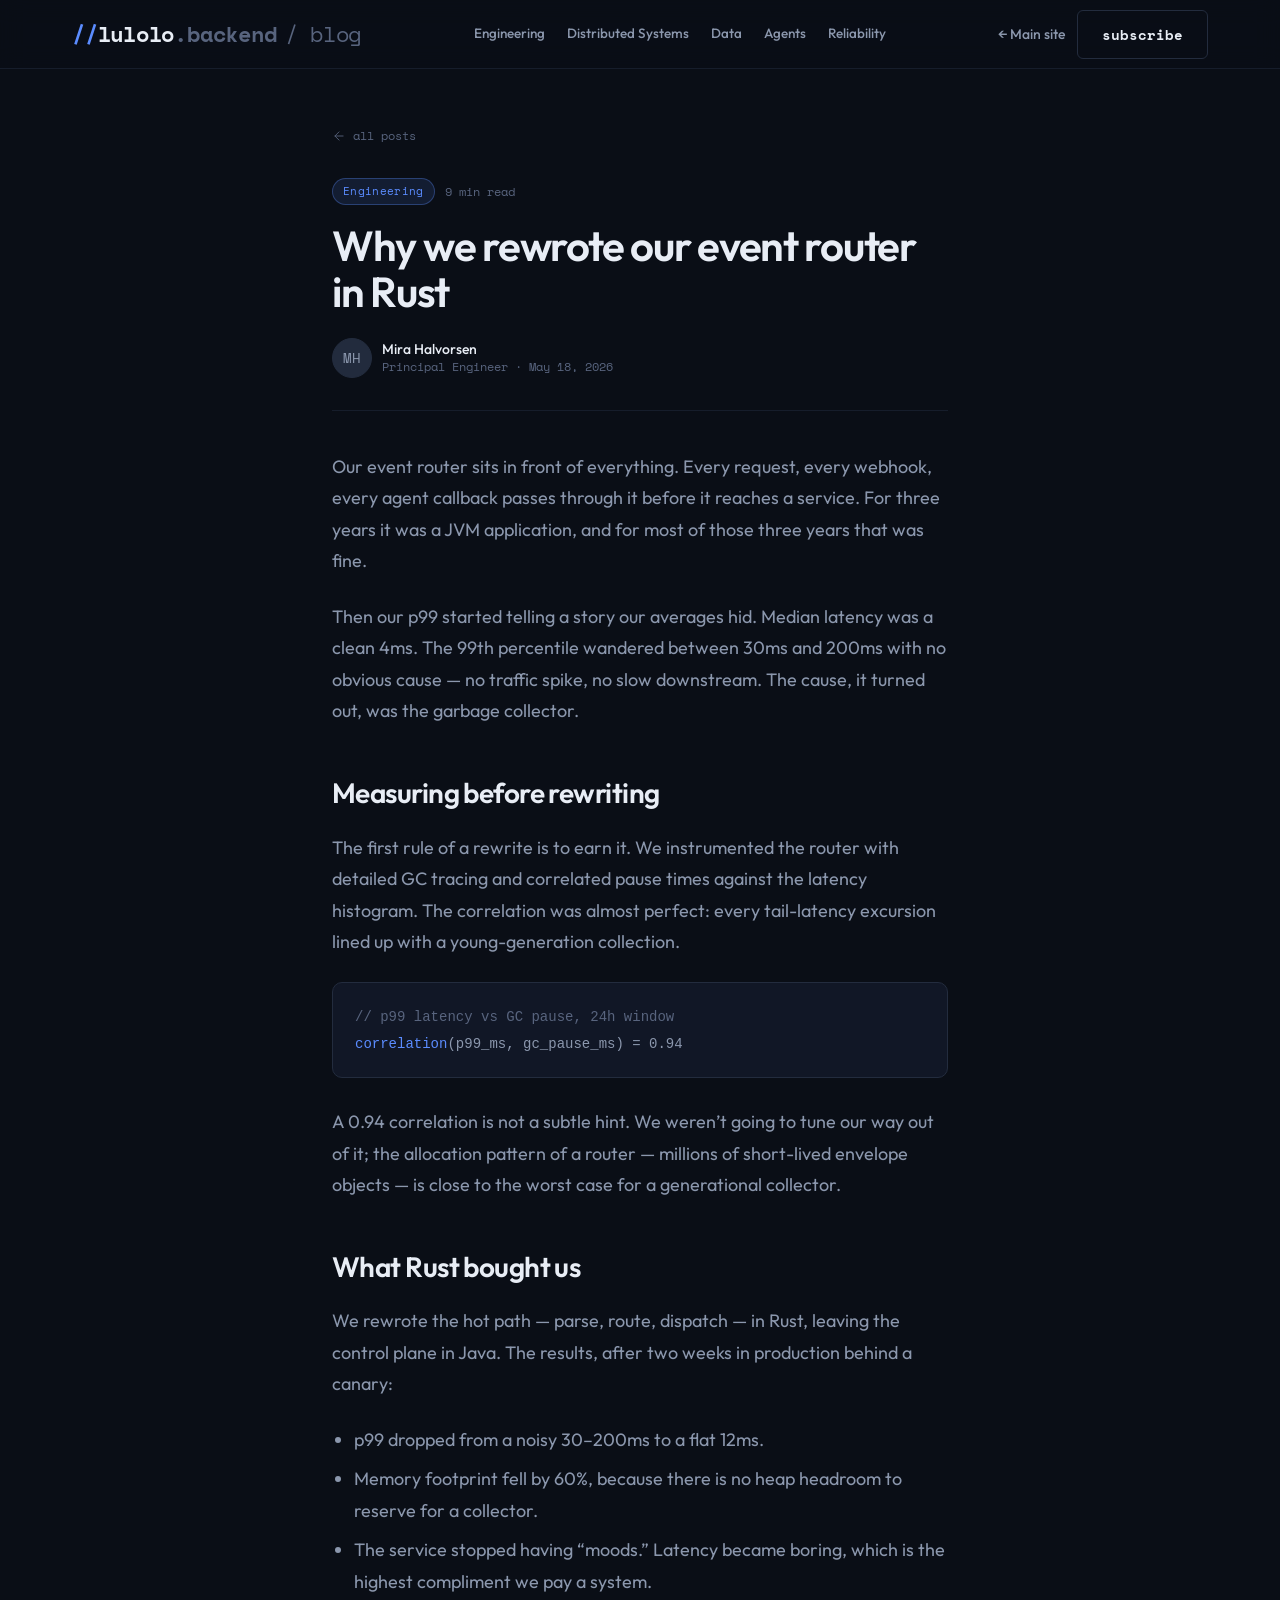
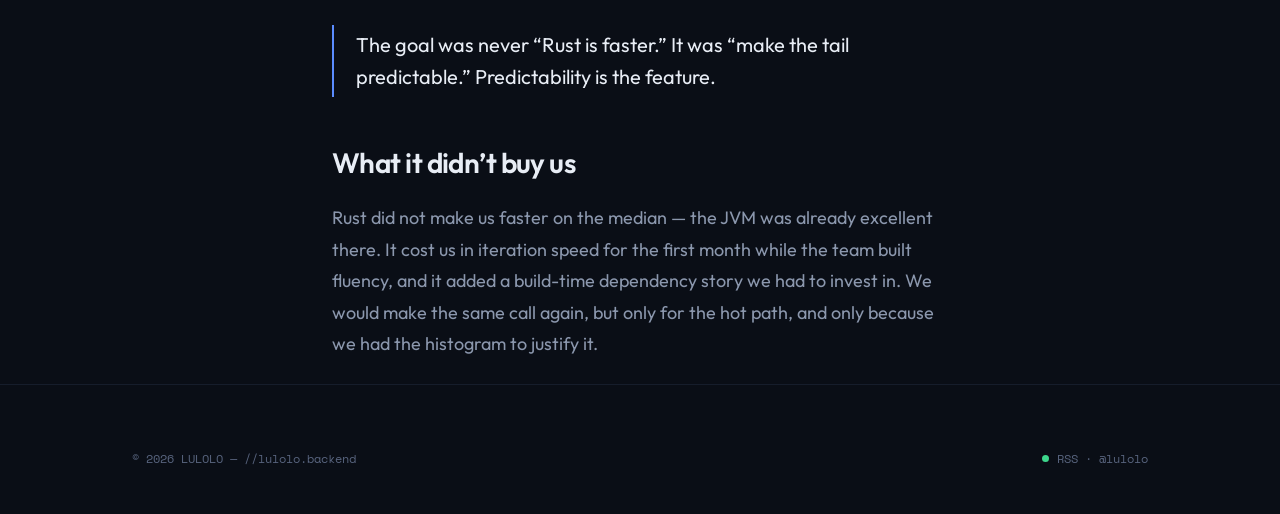
<file: posts/rust-event-router.html>
<!DOCTYPE html>
<html lang="en">
<head>
  <meta charset="UTF-8" />
  <meta name="viewport" content="width=device-width, initial-scale=1.0" />
  <title>Why we rewrote our event router in Rust — LULOLO Blog</title>
  <link rel="preconnect" href="https://fonts.googleapis.com" />
  <link rel="preconnect" href="https://fonts.gstatic.com" crossorigin />
  <link href="https://fonts.googleapis.com/css2?family=Outfit:wght@300;400;500;600;700&family=Space+Mono:wght@400;700&display=swap" rel="stylesheet" />
  <link rel="stylesheet" href="../styles.css" />
  <link rel="stylesheet" href="../blog.css" />
</head>
<body>
  <header class="site-header">
    <div class="container">
      <a href="../blog.html" class="logo">
        <span class="slash">//</span><span class="name">lulolo</span><span class="suffix">.backend</span><span class="section-suffix">/ blog</span>
      </a>
      <nav class="nav-links tag-filter" id="tagFilter">
        <a data-tag="Engineering">Engineering</a>
        <a data-tag="Distributed Systems">Distributed Systems</a>
        <a data-tag="Data">Data</a>
        <a data-tag="Agents">Agents</a>
        <a data-tag="Reliability">Reliability</a>
      </nav>
      <div class="nav-right">
        <a href="../index.html" class="nav-signin">← Main site</a>
        <button class="btn btn-ghost btn-mono">subscribe</button>
      </div>
    </div>
  </header>
  <article class="post-top">
    <div class="prose-wrap">
      <a class="back-link meta-mono" href="../blog.html"><svg viewBox="0 0 24 24" fill="none" stroke="currentColor" stroke-width="1.5" stroke-linecap="round" stroke-linejoin="round"><path d="M5 12h14"/><path d="m12 5 7 7-7 7"/></svg> all posts</a>
      <div class="post-head-row">
        <span class="tag-chip">Engineering</span>
        <span class="meta-mono">9 min read</span>
      </div>
      <h1 class="post-title">Why we rewrote our event router in Rust</h1>
      <div class="post-byline">
        <div class="byline">
          <div class="avatar" style="width:40px;height:40px;font-size:14px;">MH</div>
          <div style="line-height:1.35;">
            <div class="name" style="font-size:14px;">Mira Halvorsen</div>
            <div class="role">Principal Engineer · May 18, 2026</div>
          </div>
        </div>
      </div>
      <div class="prose">
<p>Our event router sits in front of everything. Every request, every webhook, every agent callback passes through it before it reaches a service. For three years it was a JVM application, and for most of those three years that was fine.</p>
<p>Then our p99 started telling a story our averages hid. Median latency was a clean 4ms. The 99th percentile wandered between 30ms and 200ms with no obvious cause — no traffic spike, no slow downstream. The cause, it turned out, was the garbage collector.</p>
<h2>Measuring before rewriting</h2>
<p>The first rule of a rewrite is to earn it. We instrumented the router with detailed GC tracing and correlated pause times against the latency histogram. The correlation was almost perfect: every tail-latency excursion lined up with a young-generation collection.</p>
<pre><code><span class="c">// p99 latency vs GC pause, 24h window</span>
<span class="k">correlation</span><span class="">(p99_ms, gc_pause_ms) = 0.94</span></code></pre>
<p>A 0.94 correlation is not a subtle hint. We weren’t going to tune our way out of it; the allocation pattern of a router — millions of short-lived envelope objects — is close to the worst case for a generational collector.</p>
<h2>What Rust bought us</h2>
<p>We rewrote the hot path — parse, route, dispatch — in Rust, leaving the control plane in Java. The results, after two weeks in production behind a canary:</p>
<ul><li>p99 dropped from a noisy 30–200ms to a flat 12ms.</li><li>Memory footprint fell by 60%, because there is no heap headroom to reserve for a collector.</li><li>The service stopped having “moods.” Latency became boring, which is the highest compliment we pay a system.</li></ul>
<blockquote>The goal was never “Rust is faster.” It was “make the tail predictable.” Predictability is the feature.</blockquote>
<h2>What it didn’t buy us</h2>
<p>Rust did not make us faster on the median — the JVM was already excellent there. It cost us in iteration speed for the first month while the team built fluency, and it added a build-time dependency story we had to invest in. We would make the same call again, but only for the hot path, and only because we had the histogram to justify it.</p>
      </div>
    </div>
  </article>


  <footer class="site-footer">
    <div class="wrap" style="display:flex;justify-content:space-between;align-items:center;">
      <span class="meta-mono">© 2026 LULOLO — //lulolo.backend</span>
      <span class="meta-mono" style="display:flex;align-items:center;gap:8px;"><span class="status-dot" style="width:7px;height:7px;border-radius:50%;background:var(--success);display:inline-block;"></span> RSS · @lulolo</span>
    </div>
  </footer>
</body>
</html>
</file>
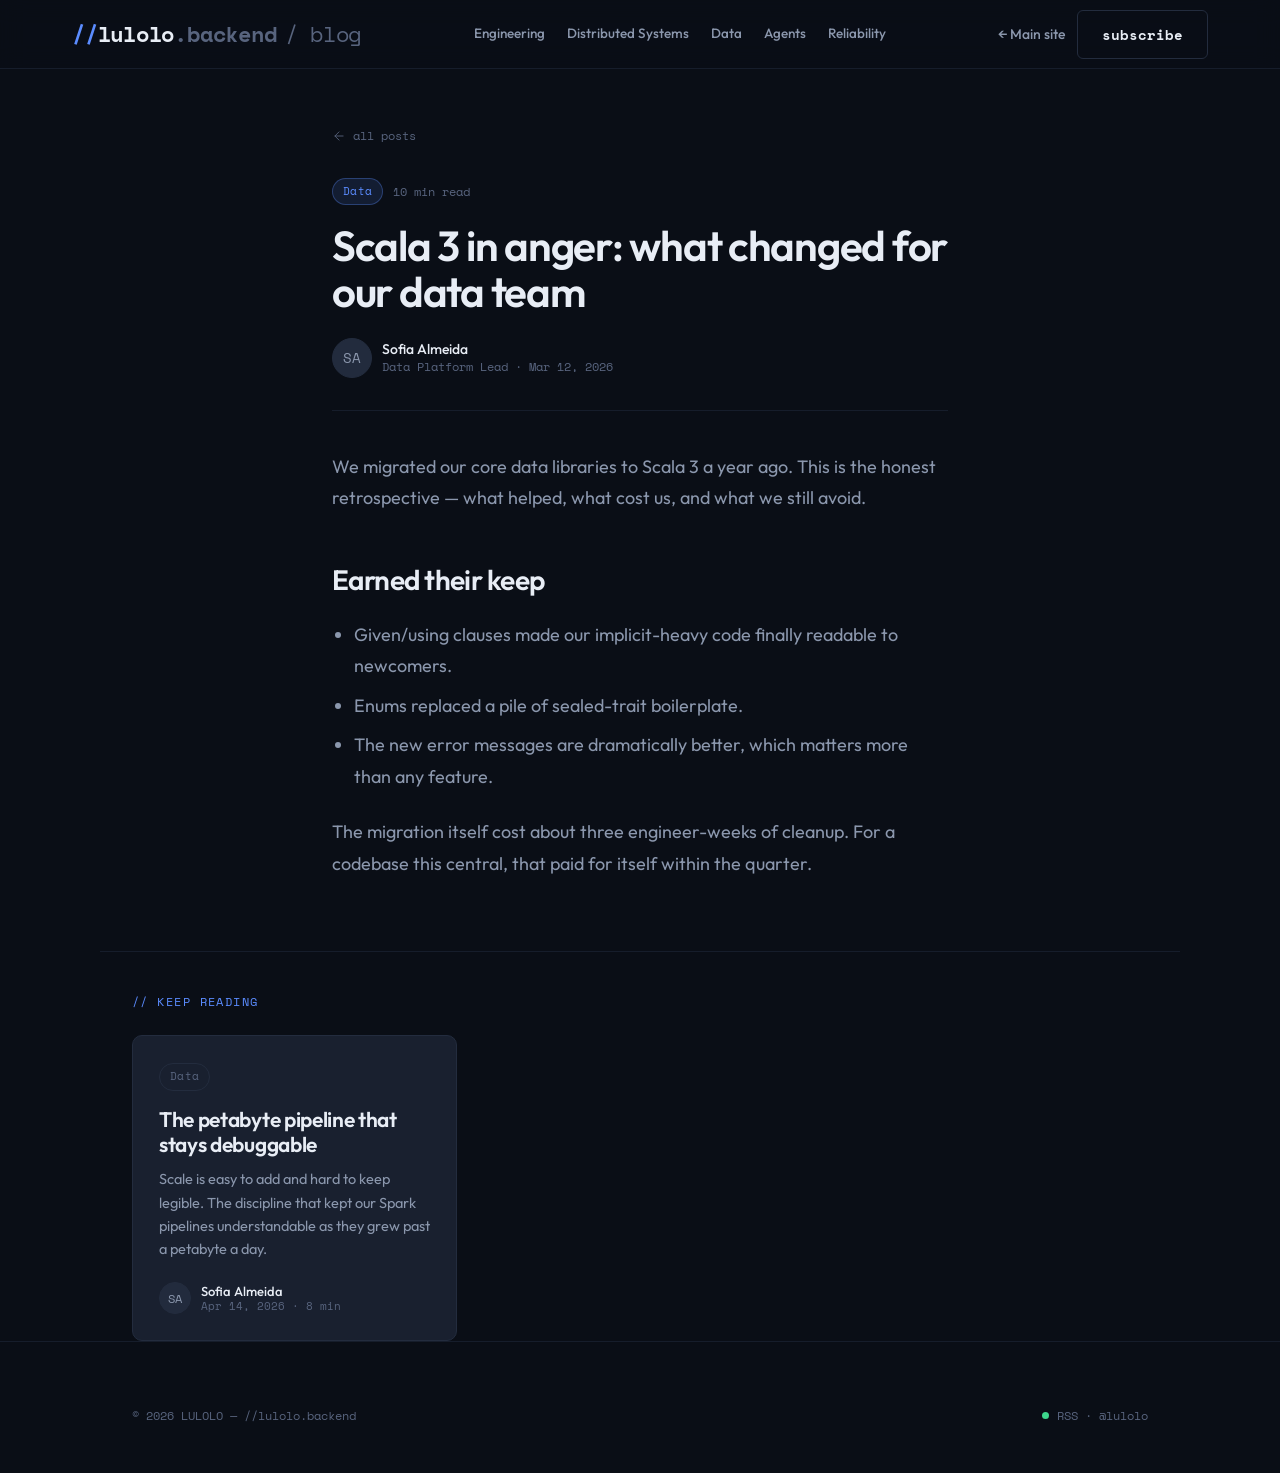
<file: posts/scala-3.html>
<!DOCTYPE html>
<html lang="en">
<head>
  <meta charset="UTF-8" />
  <meta name="viewport" content="width=device-width, initial-scale=1.0" />
  <title>Scala 3 in anger: what changed for our data team — LULOLO Blog</title>
  <link rel="preconnect" href="https://fonts.googleapis.com" />
  <link rel="preconnect" href="https://fonts.gstatic.com" crossorigin />
  <link href="https://fonts.googleapis.com/css2?family=Outfit:wght@300;400;500;600;700&family=Space+Mono:wght@400;700&display=swap" rel="stylesheet" />
  <link rel="stylesheet" href="../styles.css" />
  <link rel="stylesheet" href="../blog.css" />
</head>
<body>
  <header class="site-header">
    <div class="container">
      <a href="../blog.html" class="logo">
        <span class="slash">//</span><span class="name">lulolo</span><span class="suffix">.backend</span><span class="section-suffix">/ blog</span>
      </a>
      <nav class="nav-links tag-filter" id="tagFilter">
        <a data-tag="Engineering">Engineering</a>
        <a data-tag="Distributed Systems">Distributed Systems</a>
        <a data-tag="Data">Data</a>
        <a data-tag="Agents">Agents</a>
        <a data-tag="Reliability">Reliability</a>
      </nav>
      <div class="nav-right">
        <a href="../index.html" class="nav-signin">← Main site</a>
        <button class="btn btn-ghost btn-mono">subscribe</button>
      </div>
    </div>
  </header>
  <article class="post-top">
    <div class="prose-wrap">
      <a class="back-link meta-mono" href="../blog.html"><svg viewBox="0 0 24 24" fill="none" stroke="currentColor" stroke-width="1.5" stroke-linecap="round" stroke-linejoin="round"><path d="M5 12h14"/><path d="m12 5 7 7-7 7"/></svg> all posts</a>
      <div class="post-head-row">
        <span class="tag-chip">Data</span>
        <span class="meta-mono">10 min read</span>
      </div>
      <h1 class="post-title">Scala 3 in anger: what changed for our data team</h1>
      <div class="post-byline">
        <div class="byline">
          <div class="avatar" style="width:40px;height:40px;font-size:14px;">SA</div>
          <div style="line-height:1.35;">
            <div class="name" style="font-size:14px;">Sofia Almeida</div>
            <div class="role">Data Platform Lead · Mar 12, 2026</div>
          </div>
        </div>
      </div>
      <div class="prose">
<p>We migrated our core data libraries to Scala 3 a year ago. This is the honest retrospective — what helped, what cost us, and what we still avoid.</p>
<h2>Earned their keep</h2>
<ul><li>Given/using clauses made our implicit-heavy code finally readable to newcomers.</li><li>Enums replaced a pile of sealed-trait boilerplate.</li><li>The new error messages are dramatically better, which matters more than any feature.</li></ul>
<p>The migration itself cost about three engineer-weeks of cleanup. For a codebase this central, that paid for itself within the quarter.</p>
      </div>
    </div>
  </article>

      <section class="wrap post-related">
        <div class="eyebrow" style="margin-bottom:24px;">// KEEP READING</div>
        <div class="article-grid">
      <a class="article-card" data-tag="Data" href="petabyte-pipeline.html">
        <div class="chip-row"><span class="tag-chip muted">Data</span></div>
        <h3>The petabyte pipeline that stays debuggable</h3>
        <p class="excerpt">Scale is easy to add and hard to keep legible. The discipline that kept our Spark pipelines understandable as they grew past a petabyte a day.</p>
        <div class="byline">
        <div class="avatar" style="width:32px;height:32px;font-size:12px;">SA</div>
        <div style="line-height:1.3;">
          <div class="name">Sofia Almeida</div>
          <div class="meta-mono" style="font-size:11px;">Apr 14, 2026 · 8 min</div>
        </div>
      </div>
      </a>
        </div>
      </section>

  <footer class="site-footer">
    <div class="wrap" style="display:flex;justify-content:space-between;align-items:center;">
      <span class="meta-mono">© 2026 LULOLO — //lulolo.backend</span>
      <span class="meta-mono" style="display:flex;align-items:center;gap:8px;"><span class="status-dot" style="width:7px;height:7px;border-radius:50%;background:var(--success);display:inline-block;"></span> RSS · @lulolo</span>
    </div>
  </footer>
</body>
</html>
</file>
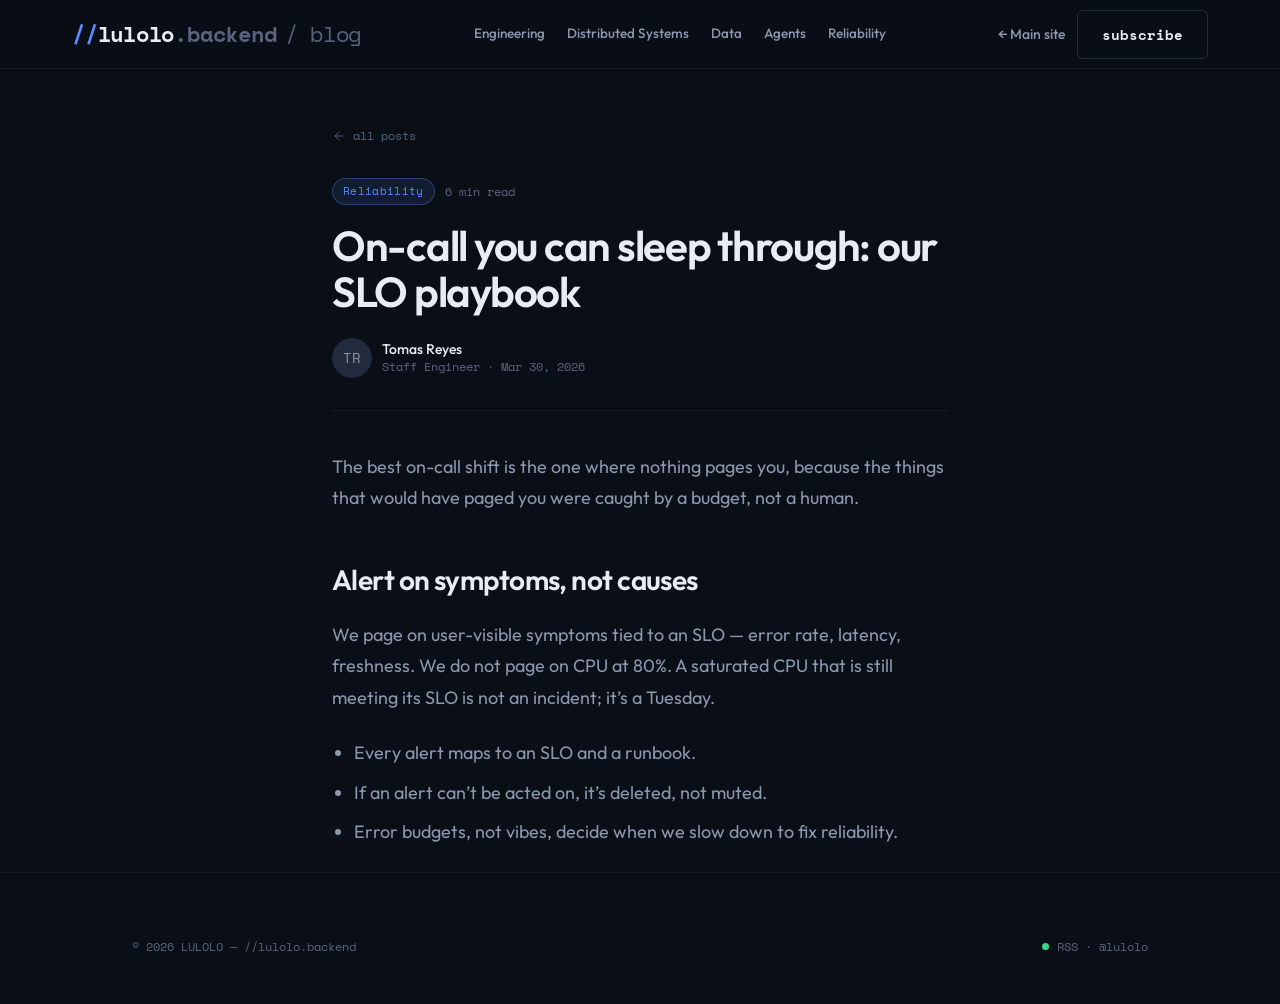
<file: posts/slo-playbook.html>
<!DOCTYPE html>
<html lang="en">
<head>
  <meta charset="UTF-8" />
  <meta name="viewport" content="width=device-width, initial-scale=1.0" />
  <title>On-call you can sleep through: our SLO playbook — LULOLO Blog</title>
  <link rel="preconnect" href="https://fonts.googleapis.com" />
  <link rel="preconnect" href="https://fonts.gstatic.com" crossorigin />
  <link href="https://fonts.googleapis.com/css2?family=Outfit:wght@300;400;500;600;700&family=Space+Mono:wght@400;700&display=swap" rel="stylesheet" />
  <link rel="stylesheet" href="../styles.css" />
  <link rel="stylesheet" href="../blog.css" />
</head>
<body>
  <header class="site-header">
    <div class="container">
      <a href="../blog.html" class="logo">
        <span class="slash">//</span><span class="name">lulolo</span><span class="suffix">.backend</span><span class="section-suffix">/ blog</span>
      </a>
      <nav class="nav-links tag-filter" id="tagFilter">
        <a data-tag="Engineering">Engineering</a>
        <a data-tag="Distributed Systems">Distributed Systems</a>
        <a data-tag="Data">Data</a>
        <a data-tag="Agents">Agents</a>
        <a data-tag="Reliability">Reliability</a>
      </nav>
      <div class="nav-right">
        <a href="../index.html" class="nav-signin">← Main site</a>
        <button class="btn btn-ghost btn-mono">subscribe</button>
      </div>
    </div>
  </header>
  <article class="post-top">
    <div class="prose-wrap">
      <a class="back-link meta-mono" href="../blog.html"><svg viewBox="0 0 24 24" fill="none" stroke="currentColor" stroke-width="1.5" stroke-linecap="round" stroke-linejoin="round"><path d="M5 12h14"/><path d="m12 5 7 7-7 7"/></svg> all posts</a>
      <div class="post-head-row">
        <span class="tag-chip">Reliability</span>
        <span class="meta-mono">6 min read</span>
      </div>
      <h1 class="post-title">On-call you can sleep through: our SLO playbook</h1>
      <div class="post-byline">
        <div class="byline">
          <div class="avatar" style="width:40px;height:40px;font-size:14px;">TR</div>
          <div style="line-height:1.35;">
            <div class="name" style="font-size:14px;">Tomas Reyes</div>
            <div class="role">Staff Engineer · Mar 30, 2026</div>
          </div>
        </div>
      </div>
      <div class="prose">
<p>The best on-call shift is the one where nothing pages you, because the things that would have paged you were caught by a budget, not a human.</p>
<h2>Alert on symptoms, not causes</h2>
<p>We page on user-visible symptoms tied to an SLO — error rate, latency, freshness. We do not page on CPU at 80%. A saturated CPU that is still meeting its SLO is not an incident; it’s a Tuesday.</p>
<ul><li>Every alert maps to an SLO and a runbook.</li><li>If an alert can’t be acted on, it’s deleted, not muted.</li><li>Error budgets, not vibes, decide when we slow down to fix reliability.</li></ul>
      </div>
    </div>
  </article>


  <footer class="site-footer">
    <div class="wrap" style="display:flex;justify-content:space-between;align-items:center;">
      <span class="meta-mono">© 2026 LULOLO — //lulolo.backend</span>
      <span class="meta-mono" style="display:flex;align-items:center;gap:8px;"><span class="status-dot" style="width:7px;height:7px;border-radius:50%;background:var(--success);display:inline-block;"></span> RSS · @lulolo</span>
    </div>
  </footer>
</body>
</html>
</file>
<file: styles.css>
/* ============================================================================
   LULOLO — Marketing site styles
   Plain CSS, no build step. Edit freely.

   Structure:
     1. Design tokens (:root variables)  — change brand colors/spacing here
     2. Base / reset
     3. Layout helpers (.container, .section)
     4. Buttons & small bits
     5. Header / nav
     6. Hero + terminal
     7. Stack strip
     8. Features
     9. Code showcase
    10. Services
    11. CTA
    12. Footer
    13. Responsive
   ============================================================================ */

/* 1. ----------------------------------------------------------- DESIGN TOKENS */
:root {
  /* Backgrounds (deepest -> elevated) */
  --bg-1:        #0A0E16;
  --surface-1:   #111726;
  --surface-2:   #19202F;
  --surface-3:   #222B3D;

  /* Borders */
  --border-subtle:  #161D2B;
  --border-default: #232C3E;
  --border-strong:  #33405A;

  /* Text */
  --fg-1: #E8EDF5;   /* headings, primary */
  --fg-2: #8B97AD;   /* body */
  --fg-3: #58647E;   /* muted, labels */
  --fg-on-accent: #06080D;

  /* Accent — azure. Use sparingly. */
  --accent:        #5B8CFF;
  --accent-hover:  #769FFF;
  --accent-press:  #4A78E6;
  --accent-subtle: rgba(91,140,255,0.12);
  --accent-line:   rgba(91,140,255,0.32);
  --cyan:          #38BDF8;
  --success:       #3DD68C;

  /* Type */
  --font-sans: 'Outfit', system-ui, -apple-system, 'Segoe UI', sans-serif;
  --font-mono: 'Space Mono', 'JetBrains Mono', ui-monospace, monospace;

  /* Radii */
  --radius-sm: 4px;
  --radius-md: 6px;
  --radius-lg: 10px;
  --radius-xl: 16px;
  --radius-pill: 999px;

  /* Elevation */
  --elev-2: 0 4px 16px rgba(0,0,0,0.45);
  --elev-3: 0 16px 48px rgba(0,0,0,0.55);
  --glow-accent: 0 0 0 1px var(--accent-line), 0 8px 32px rgba(91,140,255,0.18);
  --focus-ring: 0 0 0 3px rgba(91,140,255,0.35);

  /* Motion */
  --ease-out: cubic-bezier(0.16, 1, 0.3, 1);
  --dur-fast: 120ms;
  --dur-base: 200ms;

  /* Layout */
  --maxw-content: 1200px;
}

/* 2. -------------------------------------------------------------------- BASE */
* { box-sizing: border-box; }
html { scroll-behavior: smooth; }
body {
  margin: 0;
  background: var(--bg-1);
  color: var(--fg-1);
  font-family: var(--font-sans);
  font-size: 16px;
  line-height: 1.6;
  -webkit-font-smoothing: antialiased;
}
a { color: inherit; text-decoration: none; }
h1, h2, h3 { margin: 0; font-weight: 600; letter-spacing: -0.025em; color: var(--fg-1); }
p { margin: 0; }

/* 3. ----------------------------------------------------------------- LAYOUT */
.container { max-width: var(--maxw-content); margin: 0 auto; padding: 0 32px; }
.section { padding: 96px 0; }
.section-sm { padding: 64px 0; }

/* faint background grid texture (hero) */
.bg-grid {
  background-image:
    linear-gradient(var(--border-subtle) 1px, transparent 1px),
    linear-gradient(90deg, var(--border-subtle) 1px, transparent 1px);
  background-size: 64px 64px;
}

/* 4. -------------------------------------------------------- BUTTONS & BITS */
.btn {
  display: inline-flex; align-items: center; gap: 8px;
  font-family: var(--font-sans); font-weight: 600; font-size: 15px;
  padding: 13px 24px; border-radius: var(--radius-md);
  border: 1px solid transparent; cursor: pointer; white-space: nowrap;
  transition: all var(--dur-fast) var(--ease-out);
}
.btn svg { width: 17px; height: 17px; }
.btn-primary { background: var(--accent); color: var(--fg-on-accent); }
.btn-primary:hover { background: var(--accent-hover); }
.btn-primary:active { background: var(--accent-press); transform: translateY(1px); }
.btn-primary.glow { box-shadow: var(--glow-accent); }
.btn-ghost { background: transparent; color: var(--fg-1); border-color: var(--border-default); }
.btn-ghost:hover { border-color: var(--border-strong); background: var(--surface-2); }
.btn-mono { font-family: var(--font-mono); font-weight: 700; font-size: 14px; }

.eyebrow {
  font-family: var(--font-mono); font-size: 12px; letter-spacing: 0.12em;
  text-transform: uppercase; color: var(--accent);
}
.tag {
  font-family: var(--font-mono); font-size: 12px; padding: 5px 11px;
  border-radius: var(--radius-sm); background: var(--accent-subtle);
  color: var(--accent); border: 1px solid var(--accent-line);
}

/* 5. ----------------------------------------------------------- HEADER / NAV */
.site-header {
  position: sticky; top: 0; z-index: 50;
  border-bottom: 1px solid var(--border-subtle);
  background: rgba(10,14,22,0.82);
  backdrop-filter: blur(12px); -webkit-backdrop-filter: blur(12px);
}
.site-header .container {
  display: flex; align-items: center; justify-content: space-between; height: 68px;
}
.logo {
  font-family: var(--font-mono); font-weight: 700; font-size: 22px;
  letter-spacing: -0.01em; display: flex; align-items: baseline;
}
.logo .slash { color: var(--accent); }
.logo .name  { color: var(--fg-1); }
.logo .suffix { color: var(--fg-3); }

.nav-links { display: flex; gap: 30px; }
.nav-links a {
  font-size: 14px; font-weight: 500; color: var(--fg-2);
  transition: color var(--dur-fast) var(--ease-out);
}
.nav-links a:hover, .nav-links a.active { color: var(--fg-1); }
.nav-right { display: flex; align-items: center; gap: 12px; }
.nav-signin { font-size: 14px; font-weight: 500; color: var(--fg-2); }
.nav-signin:hover { color: var(--fg-1); }
.nav-toggle { display: none; background: none; border: none; cursor: pointer; padding: 6px; }
.nav-toggle svg { width: 24px; height: 24px; stroke: var(--fg-1); }

/* 6. ------------------------------------------------------------------- HERO */
.hero { position: relative; overflow: hidden; }
.hero-glow {
  position: absolute; top: -120px; left: 52%; width: 720px; height: 520px;
  background: radial-gradient(closest-side, rgba(91,140,255,0.18), transparent);
  pointer-events: none;
}
.hero .container {
  position: relative; display: grid; grid-template-columns: 1.05fr 0.95fr;
  gap: 56px; align-items: center; padding: 96px 32px 104px;
}
.hero h1 { font-size: 64px; line-height: 1.03; letter-spacing: -0.03em; }
.hero h1 .accent { color: var(--accent); }
.hero-sub {
  font-family: var(--font-sans); font-weight: 300; font-size: 19px;
  line-height: 1.55; color: var(--fg-2); margin-top: 24px; max-width: 520px;
}
.hero-actions { display: flex; gap: 14px; margin-top: 34px; align-items: center; }

/* terminal visual */
.terminal {
  background: var(--surface-1); border: 1px solid var(--border-default);
  border-radius: var(--radius-lg); overflow: hidden; box-shadow: var(--elev-3);
}
.terminal-bar {
  display: flex; align-items: center; gap: 7px; padding: 12px 16px;
  border-bottom: 1px solid var(--border-subtle);
}
.terminal-bar .dot { width: 11px; height: 11px; border-radius: 50%; }
.terminal-bar .title {
  font-family: var(--font-mono); font-size: 11px; color: var(--fg-3); margin-left: 8px;
}
.terminal-body {
  padding: 18px 20px; font-family: var(--font-mono); font-size: 13.5px; line-height: 2;
  color: var(--fg-2);
}
.terminal-body .prompt { color: var(--accent); }
.terminal-body .dim { color: var(--fg-3); }
.terminal-body .ok { color: var(--success); }
.cursor {
  display: inline-block; width: 8px; height: 16px; background: var(--accent);
  vertical-align: middle; animation: blink 1.1s steps(1) infinite;
}
@keyframes blink { 50% { opacity: 0; } }

/* 7. ------------------------------------------------------------ STACK STRIP */
.stack-strip { border-top: 1px solid var(--border-subtle); border-bottom: 1px solid var(--border-subtle); }
.stack-strip .container {
  display: flex; align-items: center; gap: 40px; padding: 24px 32px; flex-wrap: wrap;
}
.stack-strip .label {
  font-family: var(--font-mono); font-size: 12px; color: var(--fg-3); letter-spacing: 0.1em;
}
.stack-list { display: flex; gap: 32px; flex-wrap: wrap; }
.stack-list span { font-family: var(--font-mono); font-size: 15px; color: var(--fg-2); font-weight: 700; }

/* 8. --------------------------------------------------------------- FEATURES */
.features h2 { font-size: 40px; margin-top: 16px; max-width: 640px; }
.feature-grid {
  display: grid; grid-template-columns: repeat(3, 1fr); gap: 18px; margin-top: 48px;
}
.feature-card {
  background: var(--surface-2); border: 1px solid var(--border-default);
  border-radius: var(--radius-lg); padding: 28px;
  transition: border-color var(--dur-base) var(--ease-out);
}
.feature-card:hover { border-color: var(--border-strong); }
.feature-icon {
  width: 40px; height: 40px; border-radius: var(--radius-md);
  background: var(--accent-subtle); border: 1px solid var(--accent-line);
  display: flex; align-items: center; justify-content: center; margin-bottom: 18px;
}
.feature-icon svg { width: 20px; height: 20px; stroke: var(--accent); }
.feature-card h3 { font-size: 20px; margin-bottom: 8px; }
.feature-card p { font-size: 14px; color: var(--fg-2); }

/* 9. ---------------------------------------------------------- CODE SHOWCASE */
.showcase .container { display: grid; grid-template-columns: 0.85fr 1.15fr; gap: 56px; align-items: center; }
.showcase h2 { font-size: 38px; margin-top: 16px; }
.showcase-lead { font-size: 19px; font-weight: 300; line-height: 1.55; color: var(--fg-2); margin-top: 20px; }
.showcase-checks { display: flex; gap: 16px; margin-top: 28px; font-family: var(--font-mono); font-size: 13px; flex-wrap: wrap; }
.showcase-checks span { display: flex; align-items: center; gap: 7px; color: var(--fg-2); }
.showcase-checks svg { width: 15px; height: 15px; stroke: var(--success); }
.code-window {
  background: var(--surface-1); border: 1px solid var(--border-default);
  border-radius: var(--radius-lg); overflow: hidden; box-shadow: var(--elev-2);
}
.code-tabs { display: flex; border-bottom: 1px solid var(--border-subtle); }
.code-tab {
  font-family: var(--font-mono); font-size: 13px; padding: 14px 20px; cursor: pointer;
  background: transparent; border: none; border-bottom: 2px solid transparent;
  color: var(--fg-3); transition: color var(--dur-fast);
}
.code-tab:hover { color: var(--fg-2); }
.code-tab.active { color: var(--fg-1); border-bottom-color: var(--accent); }
.code-panel { margin: 0; padding: 22px 24px; font-family: var(--font-mono); font-size: 14px; line-height: 1.85; color: var(--fg-2); overflow-x: auto; }
.code-panel[hidden] { display: none; }
.code-panel .k { color: var(--accent); }   /* keyword */
.code-panel .n { color: var(--cyan); }      /* name */
.code-panel .t { color: #C792EA; }          /* type */

/* 10. ------------------------------------------------------------- SERVICES */
.services { background: var(--surface-1); border-top: 1px solid var(--border-subtle); border-bottom: 1px solid var(--border-subtle); }
.services h2 { font-size: 40px; margin: 16px 0 48px; max-width: 640px; }
.service-row {
  display: grid; grid-template-columns: 80px 1fr 1.4fr; gap: 24px;
  padding: 26px 0; border-top: 1px solid var(--border-subtle); align-items: baseline;
}
.service-row:last-child { border-bottom: 1px solid var(--border-subtle); }
.service-row .num { font-family: var(--font-mono); font-size: 14px; color: var(--accent); }
.service-row h3 { font-size: 22px; }
.service-row p { font-size: 16px; color: var(--fg-2); }

/* 11. ------------------------------------------------------------------- CTA */
.cta-panel {
  position: relative; overflow: hidden; background: var(--surface-1);
  border: 1px solid var(--border-default); border-radius: var(--radius-xl);
  padding: 72px 56px; text-align: center;
}
.cta-glow {
  position: absolute; top: -160px; left: 50%; transform: translateX(-50%);
  width: 640px; height: 420px;
  background: radial-gradient(closest-side, rgba(91,140,255,0.20), transparent);
  pointer-events: none;
}
.cta-inner { position: relative; }
.cta-panel h2 { font-size: 46px; margin: 18px auto 0; max-width: 620px; letter-spacing: -0.03em; }
.cta-sub { font-size: 19px; font-weight: 300; line-height: 1.55; color: var(--fg-2); margin: 18px auto 0; max-width: 480px; }
.cta-actions { display: flex; gap: 14px; justify-content: center; margin-top: 34px; }

/* 12. ---------------------------------------------------------------- FOOTER */
.site-footer { border-top: 1px solid var(--border-subtle); padding-top: 64px; padding-bottom: 48px; }
.footer-grid { display: grid; grid-template-columns: 1.4fr 1fr 1fr 1fr; gap: 40px; }
.footer-blurb { font-size: 14px; color: var(--fg-2); max-width: 260px; margin-top: 16px; }
.footer-tags { display: flex; gap: 8px; margin-top: 18px; }
.footer-col h4 {
  font-family: var(--font-mono); font-size: 12px; color: var(--fg-3);
  letter-spacing: 0.08em; text-transform: uppercase; margin: 0 0 16px; font-weight: 400;
}
.footer-col ul { list-style: none; margin: 0; padding: 0; display: flex; flex-direction: column; gap: 11px; }
.footer-col a { font-size: 14px; color: var(--fg-2); }
.footer-col a:hover { color: var(--fg-1); }
.footer-bottom {
  display: flex; justify-content: space-between; align-items: center;
  margin-top: 56px; padding-top: 24px; border-top: 1px solid var(--border-subtle);
}
.footer-bottom span { font-family: var(--font-mono); font-size: 12px; color: var(--fg-3); display: flex; align-items: center; gap: 8px; }
.footer-bottom .status-dot { width: 7px; height: 7px; border-radius: 50%; background: var(--success); }

/* 13. ----------------------------------------------------------- RESPONSIVE */
@media (max-width: 960px) {
  .hero .container { grid-template-columns: 1fr; }
  .showcase .container { grid-template-columns: 1fr; }
  .feature-grid { grid-template-columns: repeat(2, 1fr); }
  .hero h1 { font-size: 52px; }
}
@media (max-width: 760px) {
  .nav-links, .nav-signin { display: none; }
  .nav-toggle { display: inline-flex; }
  .nav-links.open {
    display: flex; flex-direction: column; gap: 18px; position: absolute;
    top: 68px; left: 0; right: 0; background: var(--bg-1);
    border-bottom: 1px solid var(--border-subtle); padding: 24px 32px;
  }
  .feature-grid { grid-template-columns: 1fr; }
  .service-row { grid-template-columns: 48px 1fr; }
  .service-row p { grid-column: 2; }
  .footer-grid { grid-template-columns: 1fr 1fr; }
  .hero h1 { font-size: 42px; }
  .section { padding: 64px 0; }
  .cta-panel { padding: 48px 28px; }
  .cta-panel h2 { font-size: 34px; }
}
</file>
<file: blog.css>
/* ============================================================================
   LULOLO — blog styles (complements styles.css; load AFTER it)
   Used by blog.html (index) and posts/*.html (article pages).
   ============================================================================ */

.wrap { max-width: 1080px; margin: 0 auto; padding: 0 32px; }
.prose-wrap { max-width: 680px; margin: 0 auto; padding: 0 32px; }

/* blog masthead extends .logo with a "/ blog" suffix */
.logo .section-suffix { color: var(--fg-3); font-weight: 400; margin-left: 8px; }

/* small mono meta + tag chips */
.meta-mono { font-family: var(--font-mono); font-size: 12px; color: var(--fg-3); }
.tag-chip {
  font-family: var(--font-mono); font-size: 11px; padding: 4px 10px;
  border-radius: var(--radius-pill); background: var(--accent-subtle);
  color: var(--accent); border: 1px solid var(--accent-line);
  letter-spacing: 0.03em; display: inline-block;
}
.tag-chip.muted { background: transparent; color: var(--fg-3); border-color: var(--border-default); }

/* byline */
.byline { display: flex; align-items: center; gap: 10px; }
.avatar {
  border-radius: 50%; background: var(--surface-3); border: 1px solid var(--border-default);
  display: flex; align-items: center; justify-content: center;
  font-family: var(--font-mono); color: var(--fg-2); flex: none;
}
.byline .name { font-size: 13px; color: var(--fg-1); font-weight: 500; }

/* ---- blog index intro ---- */
.blog-intro { padding-top: 64px; padding-bottom: 40px; }
.blog-intro h1 { font-size: 48px; letter-spacing: -0.03em; max-width: 720px; margin-top: 16px; }
.blog-intro p { font-size: 19px; font-weight: 300; line-height: 1.55; color: var(--fg-2); max-width: 560px; margin-top: 18px; }

/* tag filter bar */
.tag-filter { display: flex; gap: 22px; }
.tag-filter a { font-size: 13.5px; font-weight: 500; color: var(--fg-2); cursor: pointer; }
.tag-filter a:hover, .tag-filter a.active { color: var(--accent); }

/* ---- featured post ---- */
.featured {
  display: block; cursor: pointer; border-radius: var(--radius-xl);
  border: 1px solid var(--border-default); background: var(--surface-1);
  overflow: hidden; transition: border-color var(--dur-base) var(--ease-out);
}
.featured:hover { border-color: var(--border-strong); }
.featured-banner {
  position: relative; height: 220px; background: var(--surface-2); overflow: hidden;
  background-image:
    linear-gradient(var(--border-subtle) 1px, transparent 1px),
    linear-gradient(90deg, var(--border-subtle) 1px, transparent 1px);
  background-size: 32px 32px;
}
.featured-banner .glow {
  position: absolute; inset: 0;
  background: radial-gradient(closest-side at 70% 30%, rgba(91,140,255,0.22), transparent 70%);
}
.featured-banner .gitline {
  position: absolute; left: 36px; bottom: 28px;
  font-family: var(--font-mono); font-size: 13px; color: var(--fg-3); line-height: 1.9;
}
.featured-banner .gitline .prompt { color: var(--accent); }
.featured-banner .gitline .out { color: var(--fg-2); }
.featured-body { padding: 32px 36px 36px; }
.featured-body .row { display: flex; gap: 10px; align-items: center; margin-bottom: 16px; }
.featured-body h2 { font-size: 34px; margin-bottom: 12px; line-height: 1.12; letter-spacing: -0.025em; }
.featured-body .excerpt { font-size: 17px; line-height: 1.6; color: var(--fg-2); margin-bottom: 24px; max-width: 620px; }

/* ---- article grid ---- */
.section-head { display: flex; align-items: baseline; justify-content: space-between; margin-bottom: 28px; }
.article-grid { display: grid; grid-template-columns: repeat(3, 1fr); gap: 20px; }
.article-card {
  display: flex; flex-direction: column; padding: 26px; border-radius: var(--radius-lg);
  background: var(--surface-2); border: 1px solid var(--border-default); cursor: pointer;
  transition: border-color var(--dur-base), transform var(--dur-base);
}
.article-card:hover { border-color: var(--border-strong); transform: translateY(-2px); }
.article-card .chip-row { margin-bottom: 16px; }
.article-card h3 { font-size: 21px; margin-bottom: 10px; line-height: 1.2; letter-spacing: -0.015em; }
.article-card .excerpt { font-size: 14.5px; line-height: 1.6; color: var(--fg-2); margin-bottom: 22px; flex: 1; }

/* ---- article (post) page ---- */
.post-top { padding-top: 56px; }
.back-link { display: inline-flex; align-items: center; gap: 7px; margin-bottom: 32px; }
.back-link svg { width: 14px; height: 14px; stroke: var(--fg-3); transform: rotate(180deg); }
.post-head-row { display: flex; gap: 10px; align-items: center; margin-bottom: 18px; }
.post-title { font-size: 42px; margin-bottom: 24px; letter-spacing: -0.03em; line-height: 1.08; }
.post-byline {
  display: flex; align-items: center; justify-content: space-between;
  padding-bottom: 32px; margin-bottom: 40px; border-bottom: 1px solid var(--border-subtle);
}
.post-byline .role { font-family: var(--font-mono); font-size: 12px; color: var(--fg-3); }

/* prose */
.prose p { font-size: 18px; line-height: 1.75; color: var(--fg-2); margin: 0 0 24px; }
.prose h2 { font-size: 28px; margin: 44px 0 16px; letter-spacing: -0.02em; }
.prose ul { color: var(--fg-2); font-size: 18px; line-height: 1.75; padding-left: 22px; margin: 0 0 24px; }
.prose li { margin-bottom: 8px; }
.prose strong { color: var(--fg-1); font-weight: 600; }
.prose blockquote {
  margin: 28px 0; padding: 4px 0 4px 22px; border-left: 2px solid var(--accent);
  color: var(--fg-1); font-size: 20px; line-height: 1.6;
}
.prose pre {
  background: var(--surface-1); border: 1px solid var(--border-default);
  border-radius: var(--radius-lg); padding: 20px 22px; font-family: var(--font-mono);
  font-size: 14px; line-height: 1.8; color: var(--fg-2); overflow-x: auto; margin: 0 0 28px;
}
.prose pre .k { color: var(--accent); }
.prose pre .n { color: var(--cyan); }
.prose pre .c { color: var(--fg-3); }

.post-related { margin-top: 72px; padding-top: 40px; border-top: 1px solid var(--border-subtle); }

@media (max-width: 760px) {
  .article-grid { grid-template-columns: 1fr; }
  .tag-filter { display: none; }
  .blog-intro h1 { font-size: 36px; }
  .post-title { font-size: 32px; }
}
</file>
